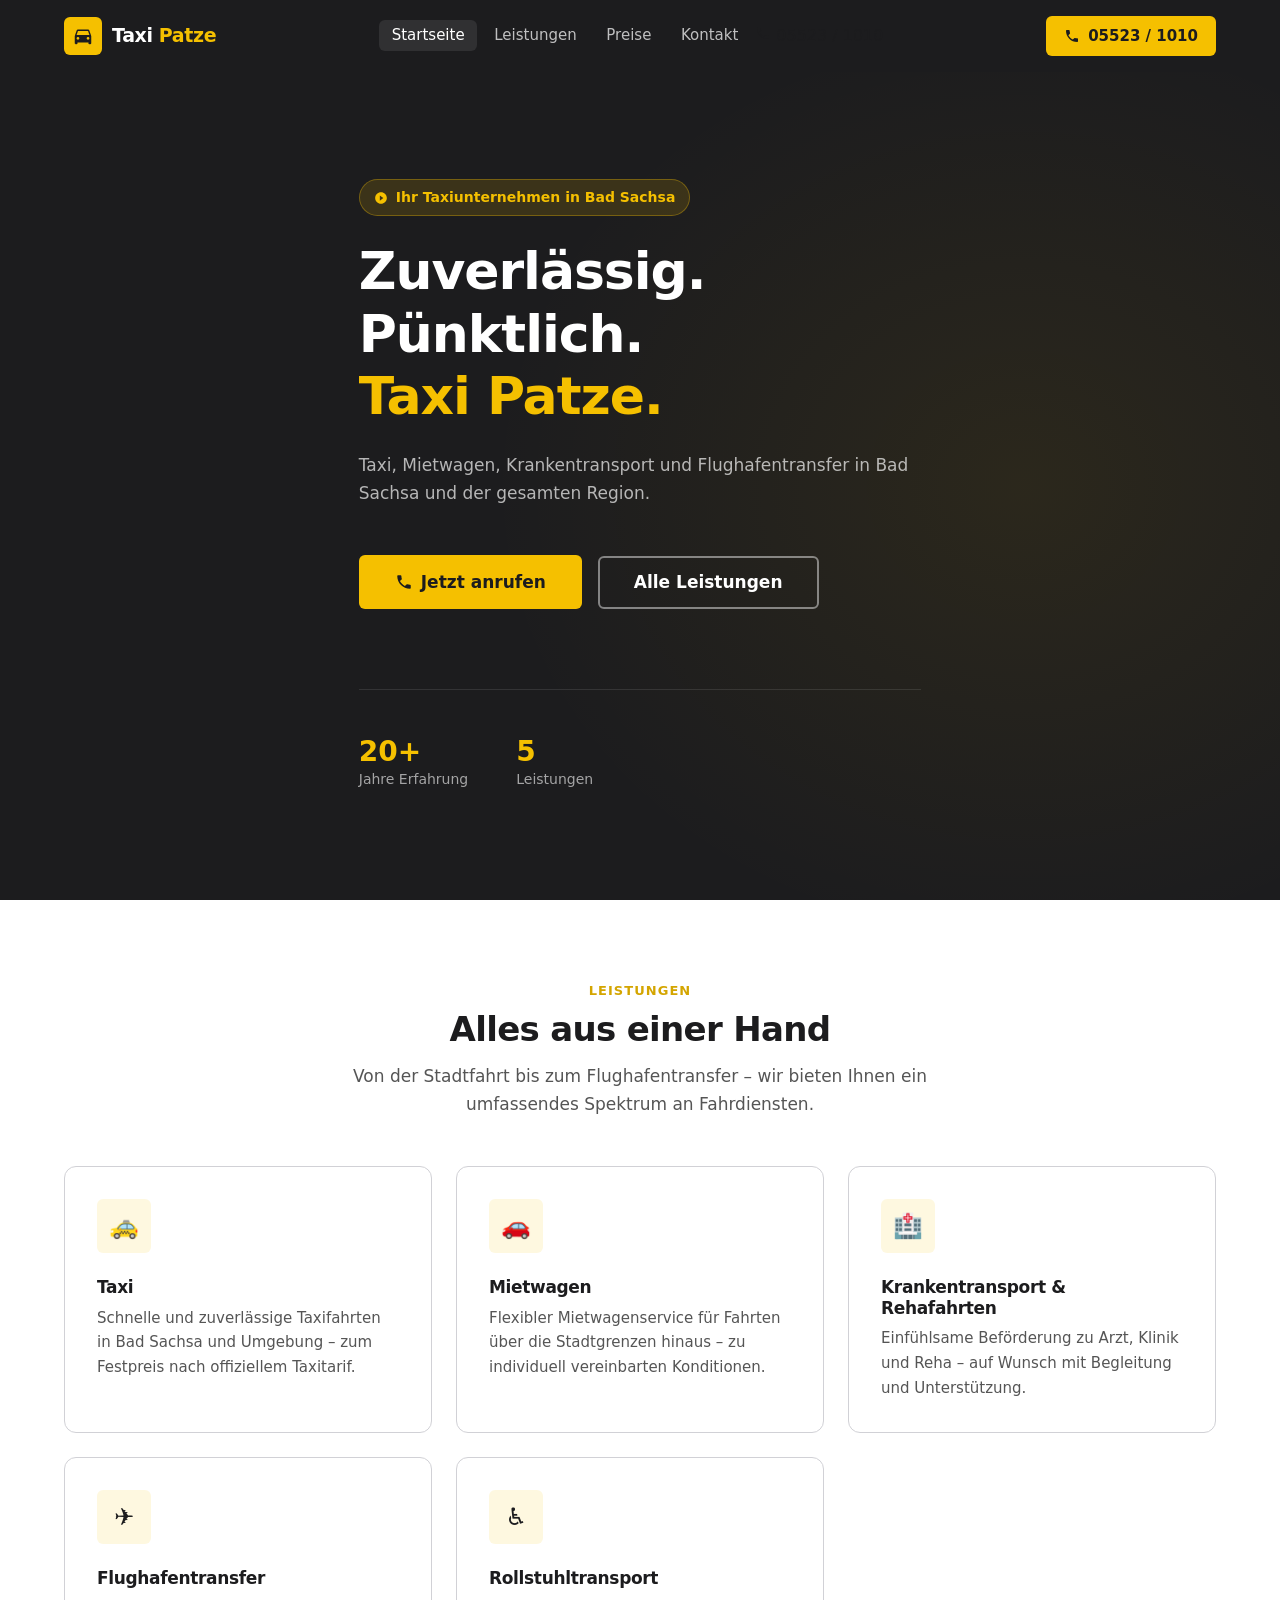
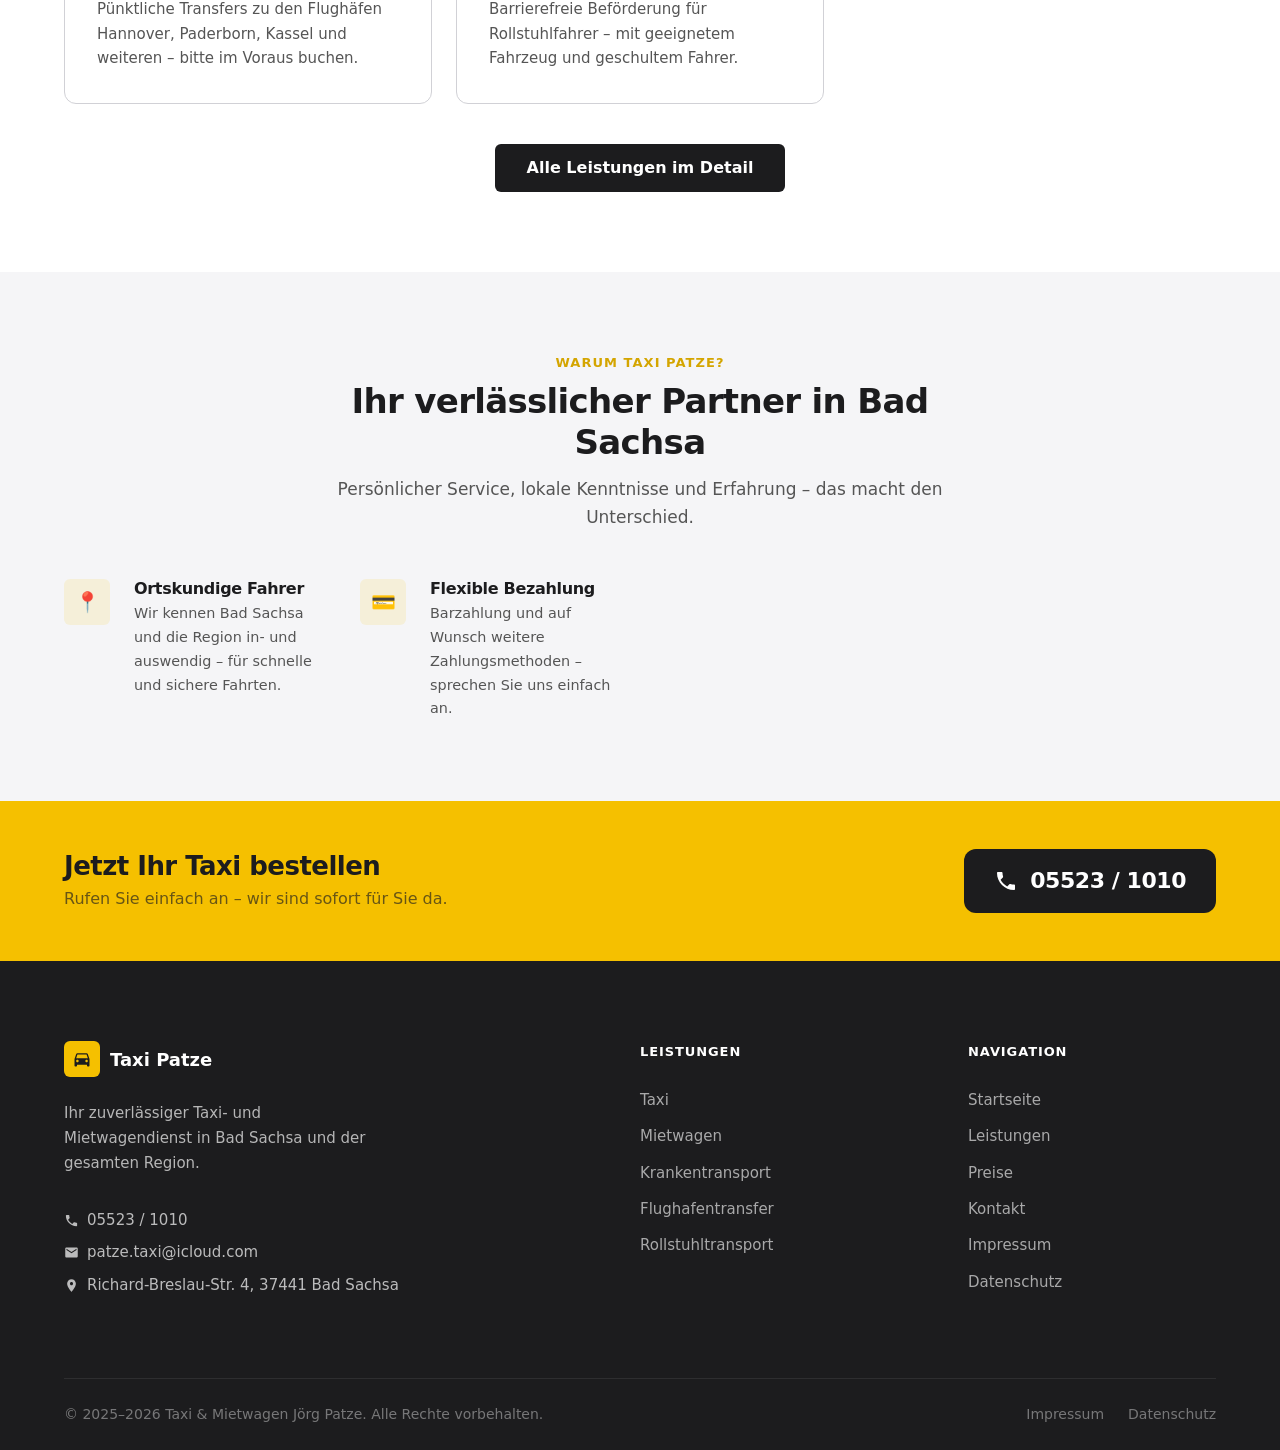
<file: index.html>
<!DOCTYPE html>
<html lang="de">
<head>
  <meta charset="UTF-8">
  <meta name="viewport" content="width=device-width, initial-scale=1.0">
  <meta name="description" content="Taxi Patze Bad Sachsa – Ihr zuverlässiger Taxi- und Mietwagendienst. Krankentransport, Flughafentransfer, Rollstuhltransport. Tel: 05523 / 1010">
  <meta name="keywords" content="Taxi Bad Sachsa, Mietwagen Bad Sachsa, Krankentransport, Flughafentransfer, Rollstuhltransport, Taxi Patze, Jörg Patze, Taxiunternehmen Südharz">
  <meta name="author" content="Jörg Patze">
  <meta name="robots" content="index, follow">
  <link rel="canonical" href="https://taxi-patze.de/">

  <!-- Open Graph / Social Media -->
  <meta property="og:type" content="website">
  <meta property="og:locale" content="de_DE">
  <meta property="og:site_name" content="Taxi Patze Bad Sachsa">
  <meta property="og:title" content="Taxi Patze Bad Sachsa – Taxi, Mietwagen, Krankentransport">
  <meta property="og:description" content="Ihr zuverlässiger Taxi- und Mietwagendienst in Bad Sachsa. Krankenfahrten für alle Kassen, Flughafentransfer, Rollstuhltransport. Tel: 05523 / 1010">
  <meta property="og:url" content="https://taxi-patze.de/">
  <meta name="twitter:card" content="summary">

  <title>Taxi Patze Bad Sachsa – Taxiunternehmen Jörg Patze</title>
  <link rel="stylesheet" href="css/style.css">

  <!-- Strukturierte Daten für Google (LocalBusiness / TaxiService) -->
  <script type="application/ld+json">
  {
    "@context": "https://schema.org",
    "@type": "TaxiService",
    "name": "Taxi & Mietwagen Jörg Patze",
    "image": "https://taxi-patze.de/",
    "url": "https://taxi-patze.de/",
    "telephone": "+49-5523-1010",
    "email": "patze.taxi@icloud.com",
    "priceRange": "€€",
    "address": {
      "@type": "PostalAddress",
      "streetAddress": "Richard-Breslau-Str. 4",
      "addressLocality": "Bad Sachsa",
      "postalCode": "37441",
      "addressRegion": "Niedersachsen",
      "addressCountry": "DE"
    },
    "areaServed": [
      { "@type": "City", "name": "Bad Sachsa" },
      { "@type": "City", "name": "Walkenried" },
      { "@type": "City", "name": "Bad Lauterberg" },
      { "@type": "City", "name": "Herzberg am Harz" },
      { "@type": "City", "name": "Osterode am Harz" }
    ],
    "openingHoursSpecification": {
      "@type": "OpeningHoursSpecification",
      "dayOfWeek": ["Monday","Tuesday","Wednesday","Thursday","Friday","Saturday","Sunday"],
      "opens": "00:00",
      "closes": "23:59"
    },
    "founder": { "@type": "Person", "name": "Jörg Patze" },
    "makesOffer": [
      { "@type": "Offer", "itemOffered": { "@type": "Service", "name": "Taxifahrt" } },
      { "@type": "Offer", "itemOffered": { "@type": "Service", "name": "Mietwagen" } },
      { "@type": "Offer", "itemOffered": { "@type": "Service", "name": "Krankenfahrt / Rehafahrt" } },
      { "@type": "Offer", "itemOffered": { "@type": "Service", "name": "Flughafentransfer" } },
      { "@type": "Offer", "itemOffered": { "@type": "Service", "name": "Rollstuhltransport" } }
    ]
  }
  </script>
</head>
<body>

  <a class="skip-link" href="#main-content">Zum Hauptinhalt springen</a>

  <!-- Navigation -->
  <header>
    <nav class="nav" aria-label="Hauptnavigation">
      <div class="container nav__container">

        <a href="index.html" class="nav__logo" aria-label="Taxi Patze – zur Startseite">
          <span class="nav__logo-icon" aria-hidden="true">
            <svg width="22" height="22" viewBox="0 0 24 24" fill="#1C1C1E" aria-hidden="true">
              <path d="M18.92 6.01C18.72 5.42 18.16 5 17.5 5h-11c-.66 0-1.21.42-1.42 1.01L3 12v8c0 .55.45 1 1 1h1c.55 0 1-.45 1-1v-1h12v1c0 .55.45 1 1 1h1c.55 0 1-.45 1-1v-8l-2.08-5.99zM6.5 16c-.83 0-1.5-.67-1.5-1.5S5.67 13 6.5 13s1.5.67 1.5 1.5S7.33 16 6.5 16zm11 0c-.83 0-1.5-.67-1.5-1.5s.67-1.5 1.5-1.5 1.5.67 1.5 1.5-.67 1.5-1.5 1.5zM5 11l1.5-4.5h11L19 11H5z"/>
            </svg>
          </span>
          <span>Taxi <span class="nav__logo-accent">Patze</span></span>
        </a>

        <button class="nav__toggle" id="nav-toggle" aria-expanded="false" aria-controls="nav-menu" aria-label="Menü öffnen">
          <svg width="24" height="24" viewBox="0 0 24 24" fill="none" stroke="currentColor" stroke-width="2.5" stroke-linecap="round" aria-hidden="true">
            <line x1="3" y1="6"  x2="21" y2="6"/>
            <line x1="3" y1="12" x2="21" y2="12"/>
            <line x1="3" y1="18" x2="21" y2="18"/>
          </svg>
        </button>

        <ul class="nav__menu" id="nav-menu" role="list">
          <li><a class="nav__link" href="index.html">Startseite</a></li>
          <li><a class="nav__link" href="leistungen.html">Leistungen</a></li>
          <li><a class="nav__link" href="preise.html">Preise</a></li>
          <li><a class="nav__link" href="kontakt.html">Kontakt</a></li>
          <li>
            <a class="nav__menu-cta" href="tel:055231010">
              <svg width="16" height="16" viewBox="0 0 24 24" fill="currentColor" aria-hidden="true">
                <path d="M6.6 10.8c1.4 2.8 3.8 5.1 6.6 6.6l2.2-2.2c.27-.27.67-.36 1.02-.24 1.12.37 2.32.57 3.58.57.55 0 1 .45 1 1V20c0 .55-.45 1-1 1-9.39 0-17-7.61-17-17 0-.55.45-1 1-1h3.5c.55 0 1 .45 1 1 0 1.25.2 2.45.57 3.57.11.35.03.74-.25 1.01L6.6 10.8z"/>
              </svg>
              05523 / 1010
            </a>
          </li>
        </ul>

        <a href="tel:055231010" class="nav__cta" aria-label="Jetzt anrufen: 05523 / 1010">
          <svg width="16" height="16" viewBox="0 0 24 24" fill="currentColor" aria-hidden="true">
            <path d="M6.6 10.8c1.4 2.8 3.8 5.1 6.6 6.6l2.2-2.2c.27-.27.67-.36 1.02-.24 1.12.37 2.32.57 3.58.57.55 0 1 .45 1 1V20c0 .55-.45 1-1 1-9.39 0-17-7.61-17-17 0-.55.45-1 1-1h3.5c.55 0 1 .45 1 1 0 1.25.2 2.45.57 3.57.11.35.03.74-.25 1.01L6.6 10.8z"/>
          </svg>
          05523 / 1010
        </a>

      </div>
    </nav>
  </header>

  <main id="main-content">

    <!-- Hero -->
    <section class="hero" aria-labelledby="hero-heading">
      <div class="container">
        <div class="hero__inner">

          <span class="hero__badge" aria-label="Betrieb seit über 30 Jahren">
            <svg width="14" height="14" viewBox="0 0 24 24" fill="currentColor" aria-hidden="true">
              <path d="M12 2C6.48 2 2 6.48 2 12s4.48 10 10 10 10-4.48 10-10S17.52 2 12 2zm-2 14.5v-9l6 4.5-6 4.5z"/>
            </svg>
            Ihr Taxiunternehmen in Bad Sachsa
          </span>

          <h1 id="hero-heading" class="hero__title">
            Zuverlässig.<br>
            Pünktlich.<br>
            <span class="hero__title-accent">Taxi Patze.</span>
          </h1>

          <p class="hero__subtitle">
            Taxi, Mietwagen, Krankentransport und Flughafentransfer in Bad Sachsa und der gesamten Region.
          </p>

          <div class="hero__actions">
            <a href="tel:055231010" class="btn btn--primary btn--lg">
              <svg width="18" height="18" viewBox="0 0 24 24" fill="currentColor" aria-hidden="true">
                <path d="M6.6 10.8c1.4 2.8 3.8 5.1 6.6 6.6l2.2-2.2c.27-.27.67-.36 1.02-.24 1.12.37 2.32.57 3.58.57.55 0 1 .45 1 1V20c0 .55-.45 1-1 1-9.39 0-17-7.61-17-17 0-.55.45-1 1-1h3.5c.55 0 1 .45 1 1 0 1.25.2 2.45.57 3.57.11.35.03.74-.25 1.01L6.6 10.8z"/>
              </svg>
              Jetzt anrufen
            </a>
            <a href="leistungen.html" class="btn btn--outline-white btn--lg">Alle Leistungen</a>
          </div>

          <div class="hero__stats" aria-label="Fakten auf einen Blick">
            <div>
              <span class="hero__stat-value">20+</span>
              <span class="hero__stat-label">Jahre Erfahrung</span>
            </div>
            <div>
              <span class="hero__stat-value">5</span>
              <span class="hero__stat-label">Leistungen</span>
            </div>
          </div>

        </div>
      </div>
    </section>

    <!-- Leistungen Übersicht -->
    <section class="section" aria-labelledby="services-heading">
      <div class="container">
        <div class="section-header">
          <span class="label">Leistungen</span>
          <h2 id="services-heading">Alles aus einer Hand</h2>
          <p class="lead">Von der Stadtfahrt bis zum Flughafentransfer – wir bieten Ihnen ein umfassendes Spektrum an Fahrdiensten.</p>
        </div>

        <ul class="services-grid" role="list">

          <li class="service-card">
            <div class="service-card__icon" aria-hidden="true">🚕</div>
            <h3 class="service-card__title">Taxi</h3>
            <p class="service-card__text">Schnelle und zuverlässige Taxifahrten in Bad Sachsa und Umgebung – zum Festpreis nach offiziellem Taxitarif.</p>
          </li>

          <li class="service-card">
            <div class="service-card__icon" aria-hidden="true">🚗</div>
            <h3 class="service-card__title">Mietwagen</h3>
            <p class="service-card__text">Flexibler Mietwagenservice für Fahrten über die Stadtgrenzen hinaus – zu individuell vereinbarten Konditionen.</p>
          </li>

<li class="service-card">
            <div class="service-card__icon" aria-hidden="true">🏥</div>
            <h3 class="service-card__title">Krankentransport &amp; Rehafahrten</h3>
            <p class="service-card__text">Einfühlsame Beförderung zu Arzt, Klinik und Reha – auf Wunsch mit Begleitung und Unterstützung.</p>
          </li>

          <li class="service-card">
            <div class="service-card__icon" aria-hidden="true">✈️</div>
            <h3 class="service-card__title">Flughafentransfer</h3>
            <p class="service-card__text">Pünktliche Transfers zu den Flughäfen Hannover, Paderborn, Kassel und weiteren – bitte im Voraus buchen.</p>
          </li>

          <li class="service-card">
            <div class="service-card__icon" aria-hidden="true">♿</div>
            <h3 class="service-card__title">Rollstuhltransport</h3>
            <p class="service-card__text">Barrierefreie Beförderung für Rollstuhlfahrer – mit geeignetem Fahrzeug und geschultem Fahrer.</p>
          </li>

        </ul>

        <div style="text-align:center; margin-top: 2.5rem;">
          <a href="leistungen.html" class="btn btn--dark">Alle Leistungen im Detail</a>
        </div>
      </div>
    </section>

    <!-- Warum Taxi Patze -->
    <section class="section section--light" aria-labelledby="features-heading">
      <div class="container">
        <div class="section-header">
          <span class="label">Warum Taxi Patze?</span>
          <h2 id="features-heading">Ihr verlässlicher Partner in Bad Sachsa</h2>
          <p class="lead">Persönlicher Service, lokale Kenntnisse und Erfahrung – das macht den Unterschied.</p>
        </div>

        <ul class="features-grid" role="list">
          <li class="feature">
            <div class="feature__icon" aria-hidden="true">📍</div>
            <div>
              <h3 class="feature__title">Ortskundige Fahrer</h3>
              <p class="feature__text">Wir kennen Bad Sachsa und die Region in- und auswendig – für schnelle und sichere Fahrten.</p>
            </div>
          </li>
          <li class="feature">
            <div class="feature__icon" aria-hidden="true">💳</div>
            <div>
              <h3 class="feature__title">Flexible Bezahlung</h3>
              <p class="feature__text">Barzahlung und auf Wunsch weitere Zahlungsmethoden – sprechen Sie uns einfach an.</p>
            </div>
          </li>
        </ul>
      </div>
    </section>

    <!-- CTA Streifen -->
    <div class="cta-strip">
      <div class="container">
        <div class="cta-strip__inner">
          <div>
            <h2 class="cta-strip__title">Jetzt Ihr Taxi bestellen</h2>
            <p class="cta-strip__subtitle">Rufen Sie einfach an – wir sind sofort für Sie da.</p>
          </div>
          <a href="tel:055231010" class="cta-strip__phone" aria-label="Anrufen: 05523 / 1010">
            <svg width="24" height="24" viewBox="0 0 24 24" fill="currentColor" aria-hidden="true">
              <path d="M6.6 10.8c1.4 2.8 3.8 5.1 6.6 6.6l2.2-2.2c.27-.27.67-.36 1.02-.24 1.12.37 2.32.57 3.58.57.55 0 1 .45 1 1V20c0 .55-.45 1-1 1-9.39 0-17-7.61-17-17 0-.55.45-1 1-1h3.5c.55 0 1 .45 1 1 0 1.25.2 2.45.57 3.57.11.35.03.74-.25 1.01L6.6 10.8z"/>
            </svg>
            05523 / 1010
          </a>
        </div>
      </div>
    </div>

  </main>

  <!-- Footer -->
  <footer class="footer" aria-label="Seitenfuß">
    <div class="container">
      <div class="footer__grid">

        <div class="footer__brand">
          <div class="footer__logo">
            <span class="footer__logo-icon" aria-hidden="true">
              <svg width="20" height="20" viewBox="0 0 24 24" fill="#1C1C1E" aria-hidden="true">
                <path d="M18.92 6.01C18.72 5.42 18.16 5 17.5 5h-11c-.66 0-1.21.42-1.42 1.01L3 12v8c0 .55.45 1 1 1h1c.55 0 1-.45 1-1v-1h12v1c0 .55.45 1 1 1h1c.55 0 1-.45 1-1v-8l-2.08-5.99zM6.5 16c-.83 0-1.5-.67-1.5-1.5S5.67 13 6.5 13s1.5.67 1.5 1.5S7.33 16 6.5 16zm11 0c-.83 0-1.5-.67-1.5-1.5s.67-1.5 1.5-1.5 1.5.67 1.5 1.5-.67 1.5-1.5 1.5zM5 11l1.5-4.5h11L19 11H5z"/>
              </svg>
            </span>
            Taxi Patze
          </div>
          <p class="footer__tagline">Ihr zuverlässiger Taxi- und Mietwagendienst in Bad Sachsa und der gesamten Region.</p>
          <div class="footer__contacts">
            <a href="tel:055231010" class="footer__contact-link">
              <svg width="15" height="15" viewBox="0 0 24 24" fill="currentColor" aria-hidden="true">
                <path d="M6.6 10.8c1.4 2.8 3.8 5.1 6.6 6.6l2.2-2.2c.27-.27.67-.36 1.02-.24 1.12.37 2.32.57 3.58.57.55 0 1 .45 1 1V20c0 .55-.45 1-1 1-9.39 0-17-7.61-17-17 0-.55.45-1 1-1h3.5c.55 0 1 .45 1 1 0 1.25.2 2.45.57 3.57.11.35.03.74-.25 1.01L6.6 10.8z"/>
              </svg>
              05523 / 1010
            </a>
            <a href="mailto:patze.taxi@icloud.com" class="footer__contact-link">
              <svg width="15" height="15" viewBox="0 0 24 24" fill="currentColor" aria-hidden="true">
                <path d="M20 4H4c-1.1 0-2 .9-2 2v12c0 1.1.9 2 2 2h16c1.1 0 2-.9 2-2V6c0-1.1-.9-2-2-2zm0 4l-8 5-8-5V6l8 5 8-5v2z"/>
              </svg>
              patze.taxi@icloud.com
            </a>
            <a href="kontakt.html" class="footer__contact-link">
              <svg width="15" height="15" viewBox="0 0 24 24" fill="currentColor" aria-hidden="true">
                <path d="M12 2C8.13 2 5 5.13 5 9c0 5.25 7 13 7 13s7-7.75 7-13c0-3.87-3.13-7-7-7zm0 9.5c-1.38 0-2.5-1.12-2.5-2.5s1.12-2.5 2.5-2.5 2.5 1.12 2.5 2.5-1.12 2.5-2.5 2.5z"/>
              </svg>
              Richard-Breslau-Str. 4, 37441 Bad Sachsa
            </a>
          </div>
        </div>

        <div>
          <p class="footer__col-title">Leistungen</p>
          <ul class="footer__links" role="list">
            <li><a href="leistungen.html#taxi">Taxi</a></li>
            <li><a href="leistungen.html#mietwagen">Mietwagen</a></li>
            <li><a href="leistungen.html#kranken">Krankentransport</a></li>
            <li><a href="leistungen.html#flughafen">Flughafentransfer</a></li>
            <li><a href="leistungen.html#rollstuhl">Rollstuhltransport</a></li>
          </ul>
        </div>

        <div>
          <p class="footer__col-title">Navigation</p>
          <ul class="footer__links" role="list">
            <li><a href="index.html">Startseite</a></li>
            <li><a href="leistungen.html">Leistungen</a></li>
            <li><a href="preise.html">Preise</a></li>
            <li><a href="kontakt.html">Kontakt</a></li>
            <li><a href="impressum.html">Impressum</a></li>
            <li><a href="datenschutz.html">Datenschutz</a></li>
          </ul>
        </div>

      </div>

      <div class="footer__bottom">
        <p>&copy; 2025–2026 Taxi &amp; Mietwagen Jörg Patze. Alle Rechte vorbehalten.</p>
        <nav aria-label="Rechtliche Links">
          <ul class="footer__legal" role="list">
            <li><a href="impressum.html">Impressum</a></li>
            <li><a href="datenschutz.html">Datenschutz</a></li>
          </ul>
        </nav>
      </div>
    </div>
  </footer>

  <script src="js/main.js"></script>
</body>
</html>
</file>
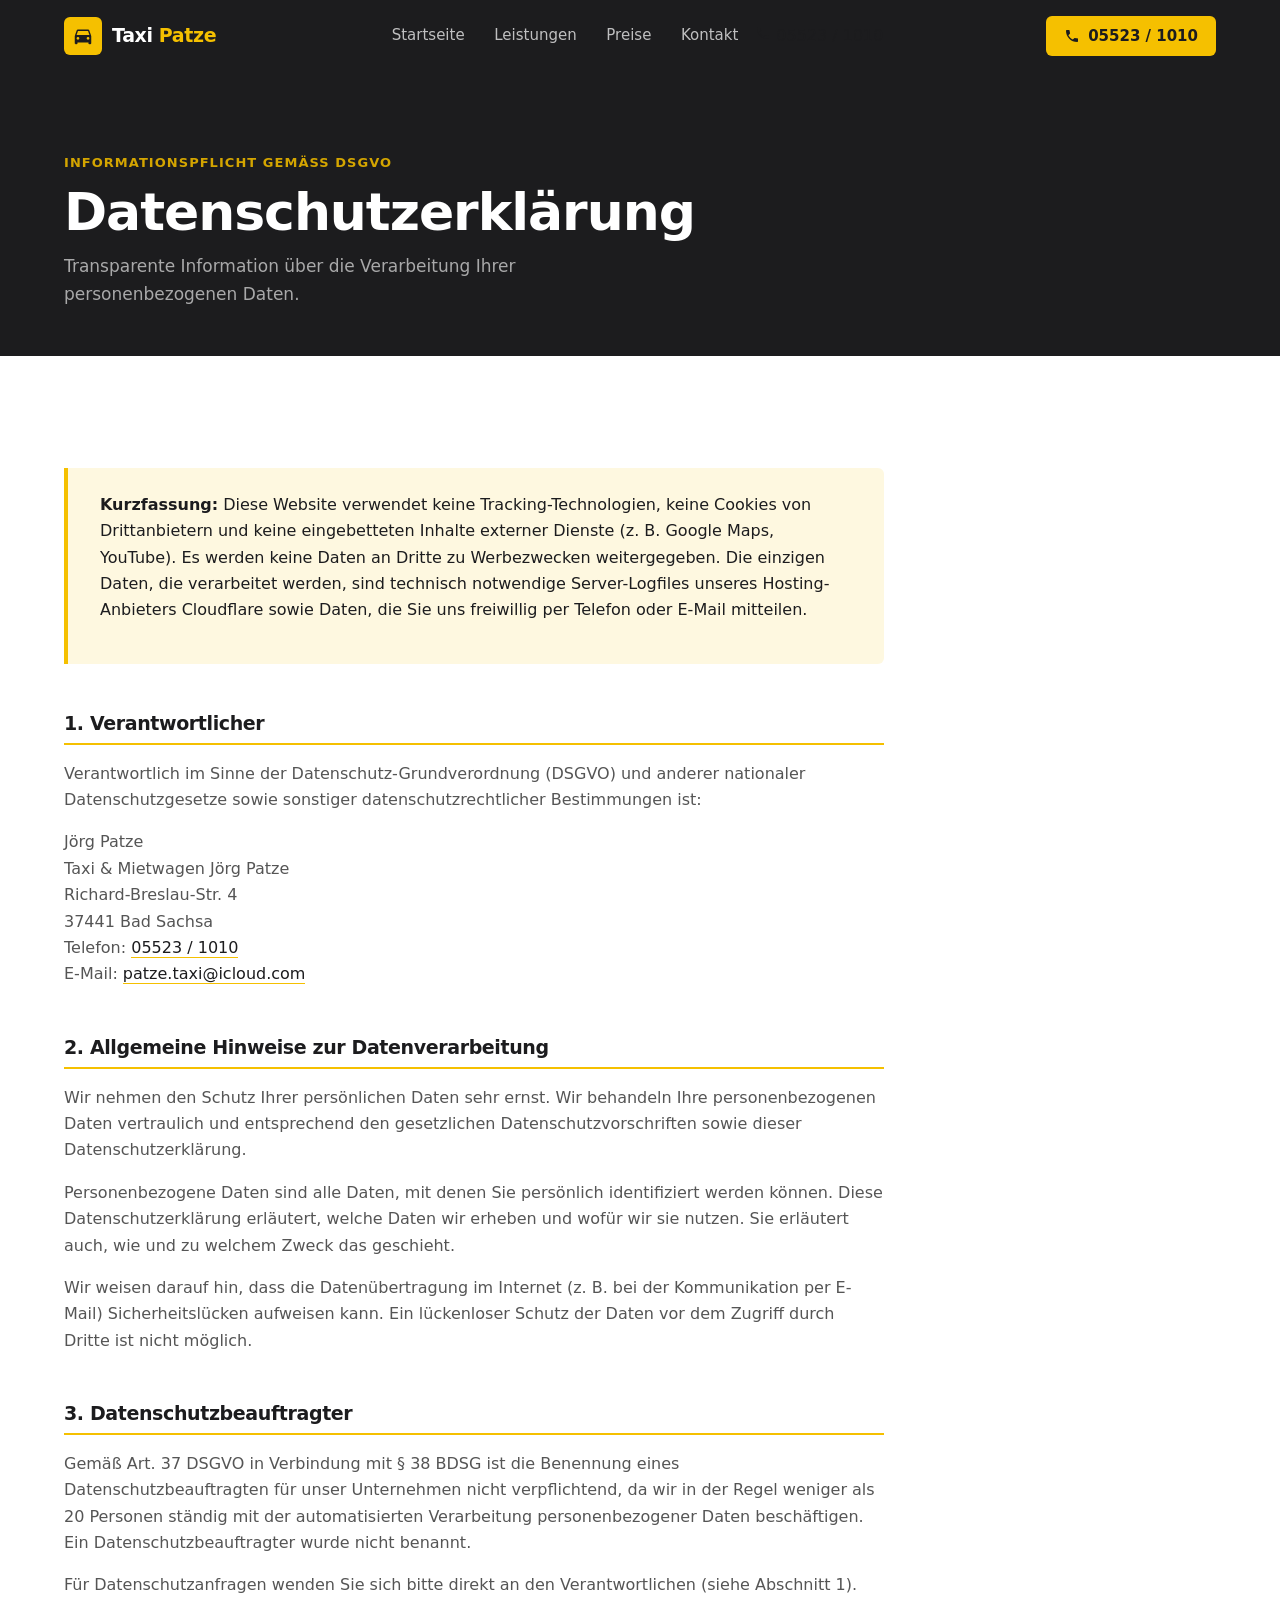
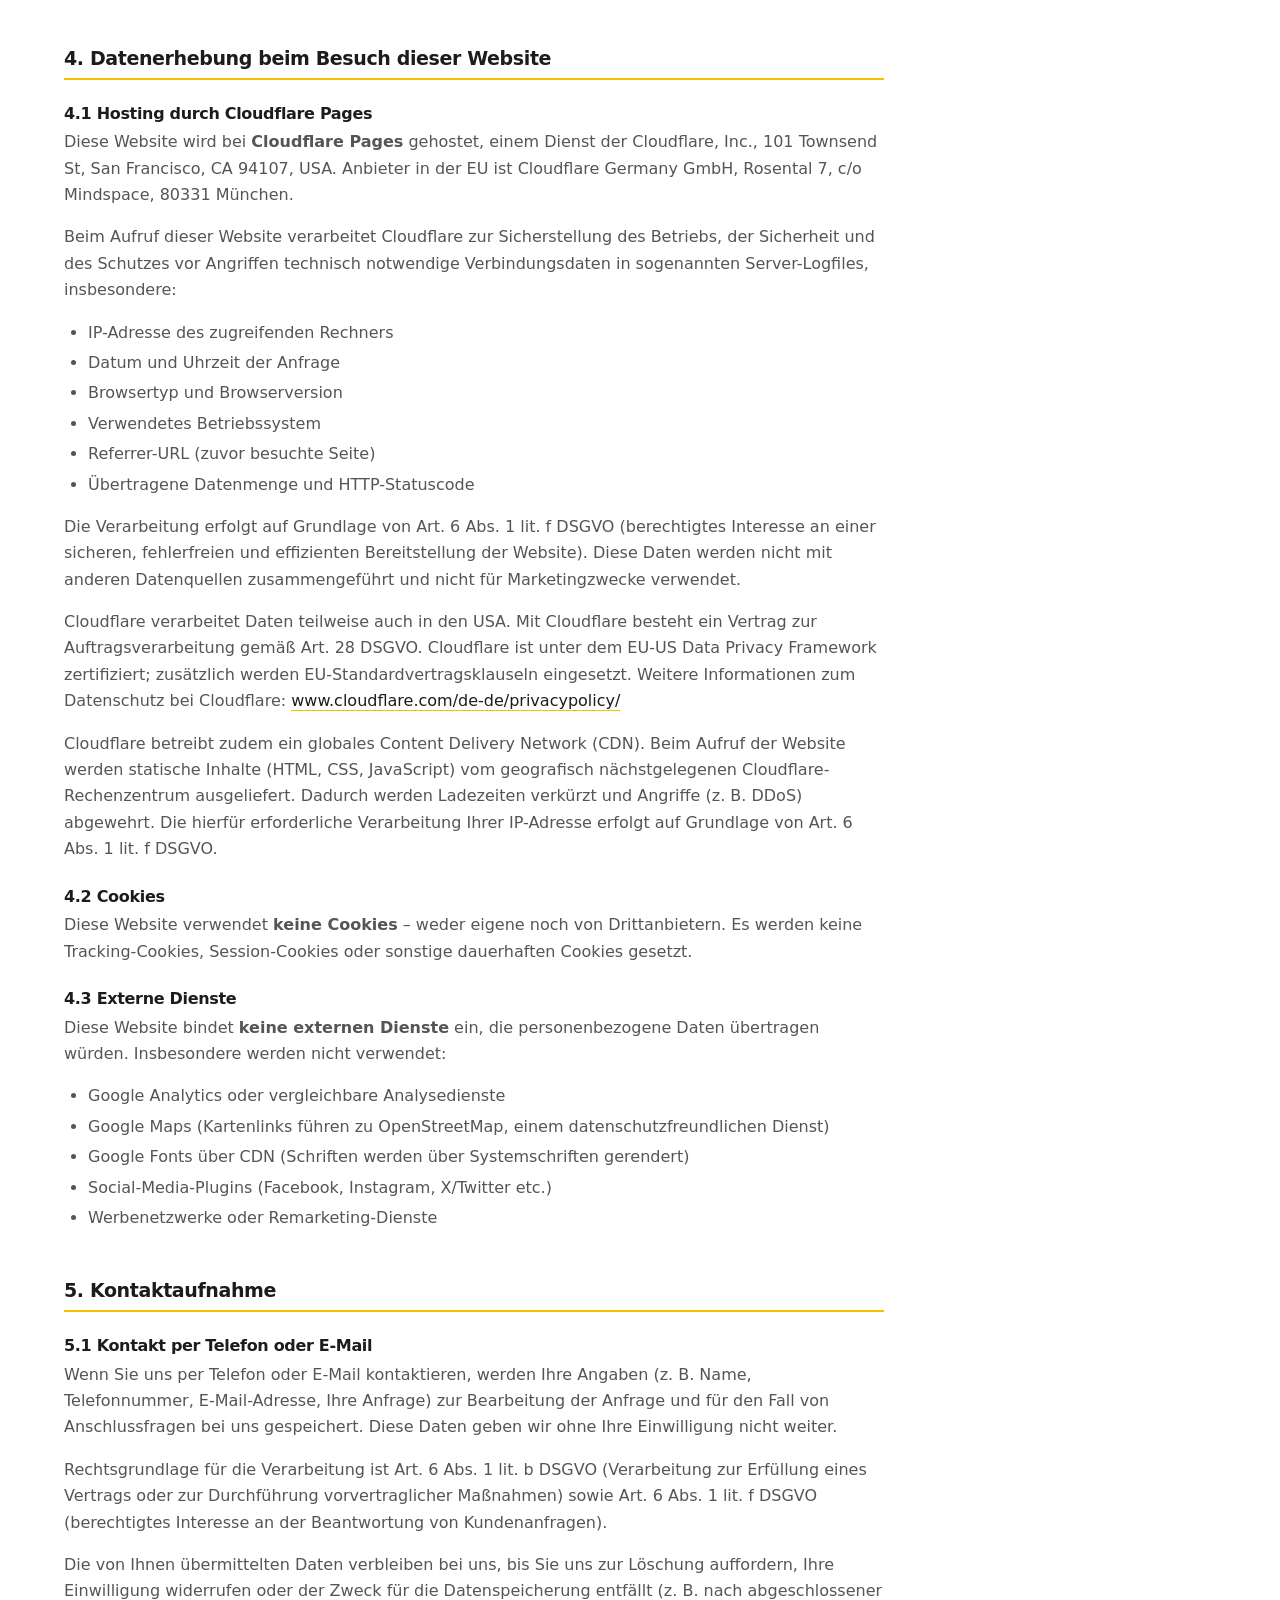
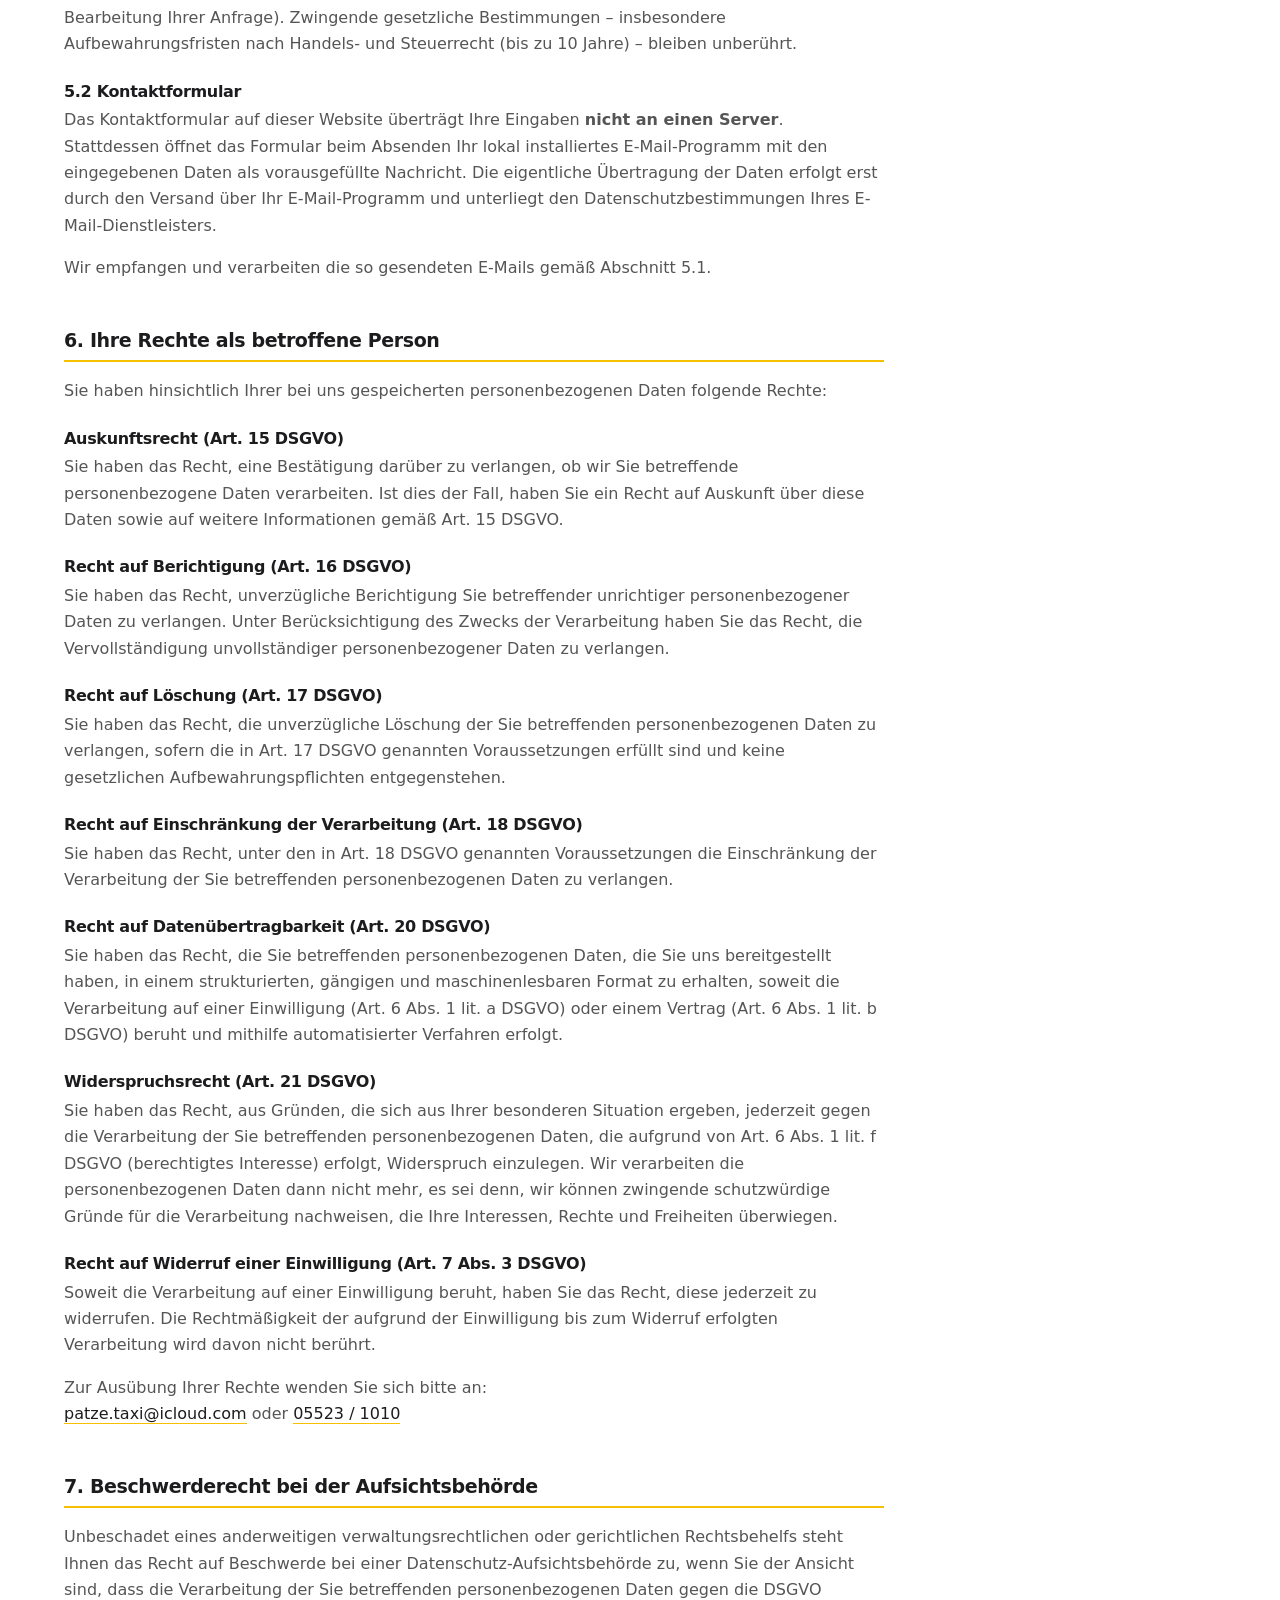
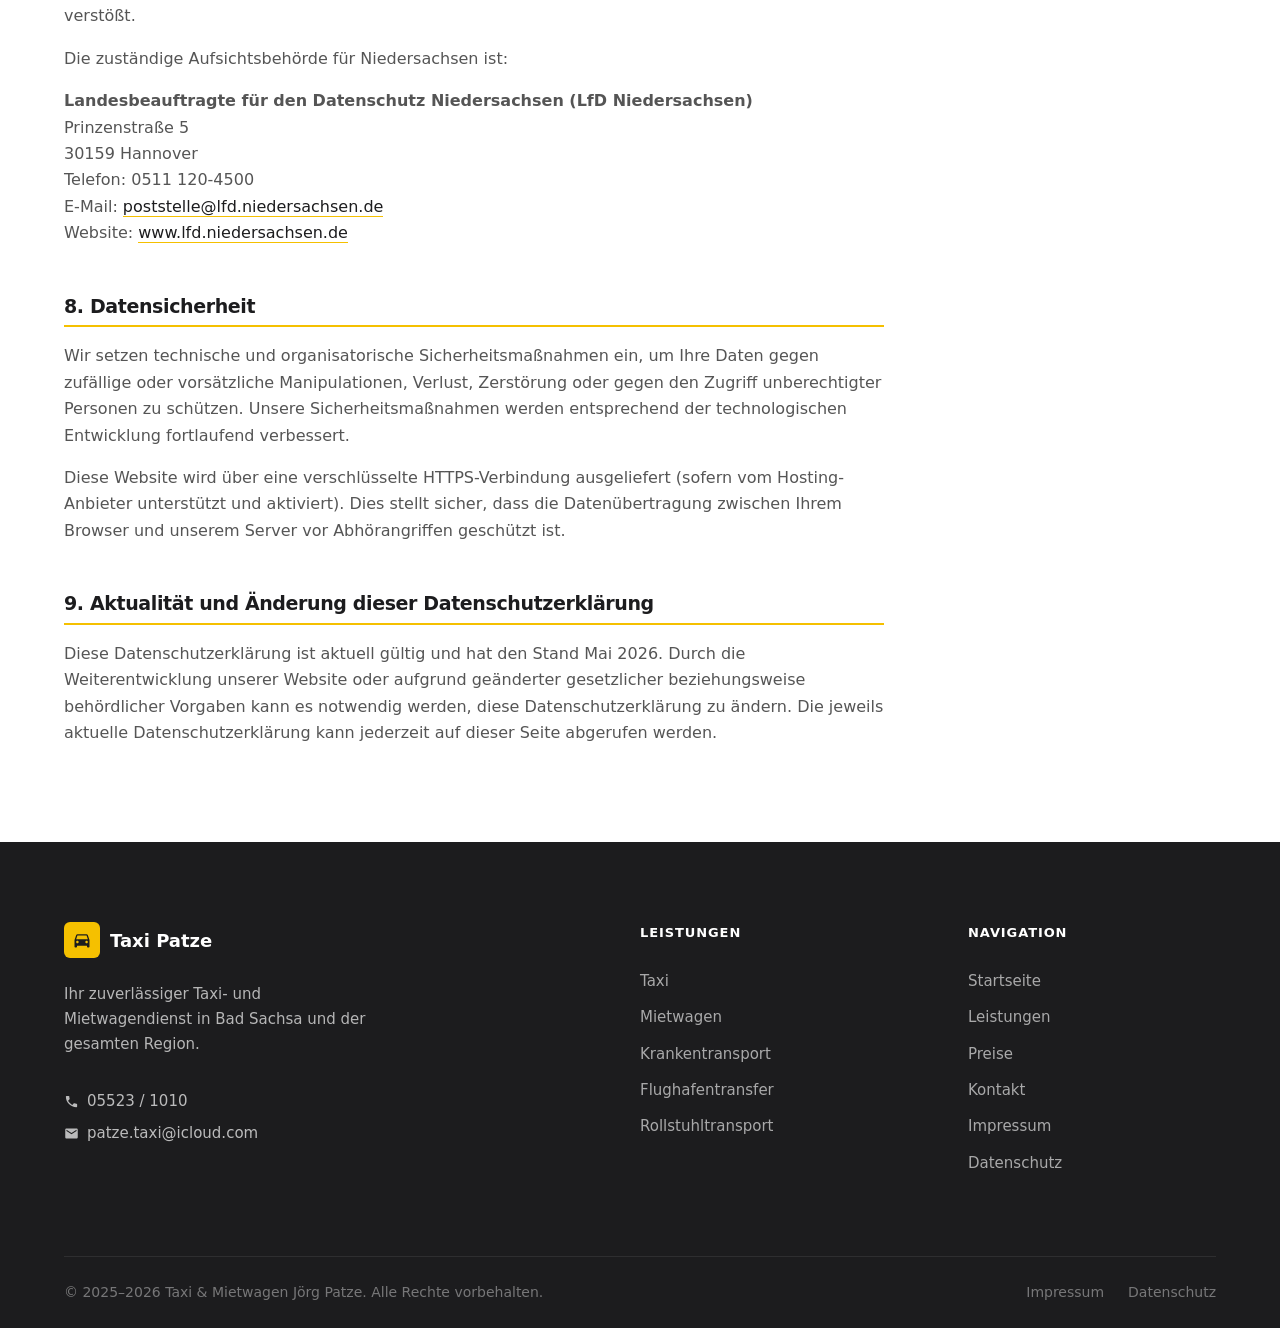
<file: datenschutz.html>
<!DOCTYPE html>
<html lang="de">
<head>
  <meta charset="UTF-8">
  <meta name="viewport" content="width=device-width, initial-scale=1.0">
  <meta name="description" content="Datenschutzerklärung von Taxi & Mietwagen Jörg Patze – Informationen gemäß DSGVO zur Verarbeitung personenbezogener Daten.">
  <meta name="robots" content="noindex, follow">
  <link rel="canonical" href="https://taxi-patze.de/datenschutz.html">
  <title>Datenschutzerklärung – Taxi Patze Bad Sachsa</title>
  <link rel="stylesheet" href="css/style.css">
</head>
<body>

  <a class="skip-link" href="#main-content">Zum Hauptinhalt springen</a>

  <header>
    <nav class="nav" aria-label="Hauptnavigation">
      <div class="container nav__container">
        <a href="index.html" class="nav__logo" aria-label="Taxi Patze – zur Startseite">
          <span class="nav__logo-icon" aria-hidden="true">
            <svg width="22" height="22" viewBox="0 0 24 24" fill="#1C1C1E" aria-hidden="true">
              <path d="M18.92 6.01C18.72 5.42 18.16 5 17.5 5h-11c-.66 0-1.21.42-1.42 1.01L3 12v8c0 .55.45 1 1 1h1c.55 0 1-.45 1-1v-1h12v1c0 .55.45 1 1 1h1c.55 0 1-.45 1-1v-8l-2.08-5.99zM6.5 16c-.83 0-1.5-.67-1.5-1.5S5.67 13 6.5 13s1.5.67 1.5 1.5S7.33 16 6.5 16zm11 0c-.83 0-1.5-.67-1.5-1.5s.67-1.5 1.5-1.5 1.5.67 1.5 1.5-.67 1.5-1.5 1.5zM5 11l1.5-4.5h11L19 11H5z"/>
            </svg>
          </span>
          <span>Taxi <span class="nav__logo-accent">Patze</span></span>
        </a>
        <button class="nav__toggle" id="nav-toggle" aria-expanded="false" aria-controls="nav-menu" aria-label="Menü öffnen">
          <svg width="24" height="24" viewBox="0 0 24 24" fill="none" stroke="currentColor" stroke-width="2.5" stroke-linecap="round" aria-hidden="true">
            <line x1="3" y1="6"  x2="21" y2="6"/>
            <line x1="3" y1="12" x2="21" y2="12"/>
            <line x1="3" y1="18" x2="21" y2="18"/>
          </svg>
        </button>
        <ul class="nav__menu" id="nav-menu" role="list">
          <li><a class="nav__link" href="index.html">Startseite</a></li>
          <li><a class="nav__link" href="leistungen.html">Leistungen</a></li>
          <li><a class="nav__link" href="preise.html">Preise</a></li>
          <li><a class="nav__link" href="kontakt.html">Kontakt</a></li>
          <li><a class="nav__menu-cta" href="tel:055231010">
            <svg width="16" height="16" viewBox="0 0 24 24" fill="currentColor" aria-hidden="true"><path d="M6.6 10.8c1.4 2.8 3.8 5.1 6.6 6.6l2.2-2.2c.27-.27.67-.36 1.02-.24 1.12.37 2.32.57 3.58.57.55 0 1 .45 1 1V20c0 .55-.45 1-1 1-9.39 0-17-7.61-17-17 0-.55.45-1 1-1h3.5c.55 0 1 .45 1 1 0 1.25.2 2.45.57 3.57.11.35.03.74-.25 1.01L6.6 10.8z"/></svg>
            05523 / 1010
          </a></li>
        </ul>
        <a href="tel:055231010" class="nav__cta" aria-label="Jetzt anrufen: 05523 / 1010">
          <svg width="16" height="16" viewBox="0 0 24 24" fill="currentColor" aria-hidden="true"><path d="M6.6 10.8c1.4 2.8 3.8 5.1 6.6 6.6l2.2-2.2c.27-.27.67-.36 1.02-.24 1.12.37 2.32.57 3.58.57.55 0 1 .45 1 1V20c0 .55-.45 1-1 1-9.39 0-17-7.61-17-17 0-.55.45-1 1-1h3.5c.55 0 1 .45 1 1 0 1.25.2 2.45.57 3.57.11.35.03.74-.25 1.01L6.6 10.8z"/></svg>
          05523 / 1010
        </a>
      </div>
    </nav>
  </header>

  <main id="main-content">

    <div class="page-hero" aria-labelledby="page-title">
      <div class="container">
        <span class="label">Informationspflicht gemäß DSGVO</span>
        <h1 id="page-title" class="page-hero__title">Datenschutzerklärung</h1>
        <p class="page-hero__subtitle">Transparente Information über die Verarbeitung Ihrer personenbezogenen Daten.</p>
      </div>
    </div>

    <section class="section" aria-label="Datenschutzinhalt">
      <div class="container">
        <div class="legal-content">

          <div class="highlight-box">
            <p><strong>Kurzfassung:</strong> Diese Website verwendet keine Tracking-Technologien, keine Cookies von Drittanbietern und keine eingebetteten Inhalte externer Dienste (z. B. Google Maps, YouTube). Es werden keine Daten an Dritte zu Werbezwecken weitergegeben. Die einzigen Daten, die verarbeitet werden, sind technisch notwendige Server-Logfiles unseres Hosting-Anbieters Cloudflare sowie Daten, die Sie uns freiwillig per Telefon oder E-Mail mitteilen.</p>
          </div>

          <!-- 1. Verantwortlicher -->
          <h2>1. Verantwortlicher</h2>
          <p>
            Verantwortlich im Sinne der Datenschutz-Grundverordnung (DSGVO) und anderer nationaler Datenschutzgesetze sowie sonstiger datenschutzrechtlicher Bestimmungen ist:
          </p>
          <p>
            Jörg Patze<br>
            Taxi &amp; Mietwagen Jörg Patze<br>
            Richard-Breslau-Str. 4<br>
            37441 Bad Sachsa<br>
            Telefon: <a href="tel:055231010">05523 / 1010</a><br>
            E-Mail: <a href="mailto:patze.taxi@icloud.com">patze.taxi@icloud.com</a>
          </p>

          <!-- 2. Allgemeines -->
          <h2>2. Allgemeine Hinweise zur Datenverarbeitung</h2>
          <p>
            Wir nehmen den Schutz Ihrer persönlichen Daten sehr ernst. Wir behandeln Ihre personenbezogenen Daten vertraulich und entsprechend den gesetzlichen Datenschutzvorschriften sowie dieser Datenschutzerklärung.
          </p>
          <p>
            Personenbezogene Daten sind alle Daten, mit denen Sie persönlich identifiziert werden können. Diese Datenschutzerklärung erläutert, welche Daten wir erheben und wofür wir sie nutzen. Sie erläutert auch, wie und zu welchem Zweck das geschieht.
          </p>
          <p>
            Wir weisen darauf hin, dass die Datenübertragung im Internet (z. B. bei der Kommunikation per E-Mail) Sicherheitslücken aufweisen kann. Ein lückenloser Schutz der Daten vor dem Zugriff durch Dritte ist nicht möglich.
          </p>

          <!-- 3. Datenschutzbeauftragter -->
          <h2>3. Datenschutzbeauftragter</h2>
          <p>
            Gemäß Art. 37 DSGVO in Verbindung mit § 38 BDSG ist die Benennung eines Datenschutzbeauftragten für unser Unternehmen nicht verpflichtend, da wir in der Regel weniger als 20 Personen ständig mit der automatisierten Verarbeitung personenbezogener Daten beschäftigen. Ein Datenschutzbeauftragter wurde nicht benannt.
          </p>
          <p>
            Für Datenschutzanfragen wenden Sie sich bitte direkt an den Verantwortlichen (siehe Abschnitt 1).
          </p>

          <!-- 4. Datenerhebung beim Websitebesuch -->
          <h2>4. Datenerhebung beim Besuch dieser Website</h2>

          <h3>4.1 Hosting durch Cloudflare Pages</h3>
          <p>
            Diese Website wird bei <strong>Cloudflare Pages</strong> gehostet, einem Dienst der Cloudflare, Inc., 101 Townsend St, San Francisco, CA 94107, USA. Anbieter in der EU ist Cloudflare Germany GmbH, Rosental 7, c/o Mindspace, 80331 München.
          </p>
          <p>
            Beim Aufruf dieser Website verarbeitet Cloudflare zur Sicherstellung des Betriebs, der Sicherheit und des Schutzes vor Angriffen technisch notwendige Verbindungsdaten in sogenannten Server-Logfiles, insbesondere:
          </p>
          <ul>
            <li>IP-Adresse des zugreifenden Rechners</li>
            <li>Datum und Uhrzeit der Anfrage</li>
            <li>Browsertyp und Browserversion</li>
            <li>Verwendetes Betriebssystem</li>
            <li>Referrer-URL (zuvor besuchte Seite)</li>
            <li>Übertragene Datenmenge und HTTP-Statuscode</li>
          </ul>
          <p>
            Die Verarbeitung erfolgt auf Grundlage von Art. 6 Abs. 1 lit. f DSGVO (berechtigtes Interesse an einer sicheren, fehlerfreien und effizienten Bereitstellung der Website). Diese Daten werden nicht mit anderen Datenquellen zusammengeführt und nicht für Marketingzwecke verwendet.
          </p>
          <p>
            Cloudflare verarbeitet Daten teilweise auch in den USA. Mit Cloudflare besteht ein Vertrag zur Auftragsverarbeitung gemäß Art. 28 DSGVO. Cloudflare ist unter dem EU-US Data Privacy Framework zertifiziert; zusätzlich werden EU-Standardvertragsklauseln eingesetzt. Weitere Informationen zum Datenschutz bei Cloudflare: <a href="https://www.cloudflare.com/de-de/privacypolicy/" target="_blank" rel="noopener noreferrer">www.cloudflare.com/de-de/privacypolicy/</a>
          </p>
          <p>
            Cloudflare betreibt zudem ein globales Content Delivery Network (CDN). Beim Aufruf der Website werden statische Inhalte (HTML, CSS, JavaScript) vom geografisch nächstgelegenen Cloudflare-Rechenzentrum ausgeliefert. Dadurch werden Ladezeiten verkürzt und Angriffe (z. B. DDoS) abgewehrt. Die hierfür erforderliche Verarbeitung Ihrer IP-Adresse erfolgt auf Grundlage von Art. 6 Abs. 1 lit. f DSGVO.
          </p>

          <h3>4.2 Cookies</h3>
          <p>
            Diese Website verwendet <strong>keine Cookies</strong> – weder eigene noch von Drittanbietern. Es werden keine Tracking-Cookies, Session-Cookies oder sonstige dauerhaften Cookies gesetzt.
          </p>

          <h3>4.3 Externe Dienste</h3>
          <p>
            Diese Website bindet <strong>keine externen Dienste</strong> ein, die personenbezogene Daten übertragen würden. Insbesondere werden nicht verwendet:
          </p>
          <ul>
            <li>Google Analytics oder vergleichbare Analysedienste</li>
            <li>Google Maps (Kartenlinks führen zu OpenStreetMap, einem datenschutzfreundlichen Dienst)</li>
            <li>Google Fonts über CDN (Schriften werden über Systemschriften gerendert)</li>
            <li>Social-Media-Plugins (Facebook, Instagram, X/Twitter etc.)</li>
            <li>Werbenetzwerke oder Remarketing-Dienste</li>
          </ul>

          <!-- 5. Kontaktaufnahme -->
          <h2>5. Kontaktaufnahme</h2>

          <h3>5.1 Kontakt per Telefon oder E-Mail</h3>
          <p>
            Wenn Sie uns per Telefon oder E-Mail kontaktieren, werden Ihre Angaben (z. B. Name, Telefonnummer, E-Mail-Adresse, Ihre Anfrage) zur Bearbeitung der Anfrage und für den Fall von Anschlussfragen bei uns gespeichert. Diese Daten geben wir ohne Ihre Einwilligung nicht weiter.
          </p>
          <p>
            Rechtsgrundlage für die Verarbeitung ist Art. 6 Abs. 1 lit. b DSGVO (Verarbeitung zur Erfüllung eines Vertrags oder zur Durchführung vorvertraglicher Maßnahmen) sowie Art. 6 Abs. 1 lit. f DSGVO (berechtigtes Interesse an der Beantwortung von Kundenanfragen).
          </p>
          <p>
            Die von Ihnen übermittelten Daten verbleiben bei uns, bis Sie uns zur Löschung auffordern, Ihre Einwilligung widerrufen oder der Zweck für die Datenspeicherung entfällt (z. B. nach abgeschlossener Bearbeitung Ihrer Anfrage). Zwingende gesetzliche Bestimmungen – insbesondere Aufbewahrungsfristen nach Handels- und Steuerrecht (bis zu 10 Jahre) – bleiben unberührt.
          </p>

          <h3>5.2 Kontaktformular</h3>
          <p>
            Das Kontaktformular auf dieser Website überträgt Ihre Eingaben <strong>nicht an einen Server</strong>. Stattdessen öffnet das Formular beim Absenden Ihr lokal installiertes E-Mail-Programm mit den eingegebenen Daten als vorausgefüllte Nachricht. Die eigentliche Übertragung der Daten erfolgt erst durch den Versand über Ihr E-Mail-Programm und unterliegt den Datenschutzbestimmungen Ihres E-Mail-Dienstleisters.
          </p>
          <p>
            Wir empfangen und verarbeiten die so gesendeten E-Mails gemäß Abschnitt 5.1.
          </p>

          <!-- 6. Betroffenenrechte -->
          <h2>6. Ihre Rechte als betroffene Person</h2>
          <p>
            Sie haben hinsichtlich Ihrer bei uns gespeicherten personenbezogenen Daten folgende Rechte:
          </p>

          <h3>Auskunftsrecht (Art. 15 DSGVO)</h3>
          <p>
            Sie haben das Recht, eine Bestätigung darüber zu verlangen, ob wir Sie betreffende personenbezogene Daten verarbeiten. Ist dies der Fall, haben Sie ein Recht auf Auskunft über diese Daten sowie auf weitere Informationen gemäß Art. 15 DSGVO.
          </p>

          <h3>Recht auf Berichtigung (Art. 16 DSGVO)</h3>
          <p>
            Sie haben das Recht, unverzügliche Berichtigung Sie betreffender unrichtiger personenbezogener Daten zu verlangen. Unter Berücksichtigung des Zwecks der Verarbeitung haben Sie das Recht, die Vervollständigung unvollständiger personenbezogener Daten zu verlangen.
          </p>

          <h3>Recht auf Löschung (Art. 17 DSGVO)</h3>
          <p>
            Sie haben das Recht, die unverzügliche Löschung der Sie betreffenden personenbezogenen Daten zu verlangen, sofern die in Art. 17 DSGVO genannten Voraussetzungen erfüllt sind und keine gesetzlichen Aufbewahrungspflichten entgegenstehen.
          </p>

          <h3>Recht auf Einschränkung der Verarbeitung (Art. 18 DSGVO)</h3>
          <p>
            Sie haben das Recht, unter den in Art. 18 DSGVO genannten Voraussetzungen die Einschränkung der Verarbeitung der Sie betreffenden personenbezogenen Daten zu verlangen.
          </p>

          <h3>Recht auf Datenübertragbarkeit (Art. 20 DSGVO)</h3>
          <p>
            Sie haben das Recht, die Sie betreffenden personenbezogenen Daten, die Sie uns bereitgestellt haben, in einem strukturierten, gängigen und maschinenlesbaren Format zu erhalten, soweit die Verarbeitung auf einer Einwilligung (Art. 6 Abs. 1 lit. a DSGVO) oder einem Vertrag (Art. 6 Abs. 1 lit. b DSGVO) beruht und mithilfe automatisierter Verfahren erfolgt.
          </p>

          <h3>Widerspruchsrecht (Art. 21 DSGVO)</h3>
          <p>
            Sie haben das Recht, aus Gründen, die sich aus Ihrer besonderen Situation ergeben, jederzeit gegen die Verarbeitung der Sie betreffenden personenbezogenen Daten, die aufgrund von Art. 6 Abs. 1 lit. f DSGVO (berechtigtes Interesse) erfolgt, Widerspruch einzulegen. Wir verarbeiten die personenbezogenen Daten dann nicht mehr, es sei denn, wir können zwingende schutzwürdige Gründe für die Verarbeitung nachweisen, die Ihre Interessen, Rechte und Freiheiten überwiegen.
          </p>

          <h3>Recht auf Widerruf einer Einwilligung (Art. 7 Abs. 3 DSGVO)</h3>
          <p>
            Soweit die Verarbeitung auf einer Einwilligung beruht, haben Sie das Recht, diese jederzeit zu widerrufen. Die Rechtmäßigkeit der aufgrund der Einwilligung bis zum Widerruf erfolgten Verarbeitung wird davon nicht berührt.
          </p>

          <p>
            Zur Ausübung Ihrer Rechte wenden Sie sich bitte an:<br>
            <a href="mailto:patze.taxi@icloud.com">patze.taxi@icloud.com</a> oder <a href="tel:055231010">05523 / 1010</a>
          </p>

          <!-- 7. Beschwerderecht -->
          <h2>7. Beschwerderecht bei der Aufsichtsbehörde</h2>
          <p>
            Unbeschadet eines anderweitigen verwaltungsrechtlichen oder gerichtlichen Rechtsbehelfs steht Ihnen das Recht auf Beschwerde bei einer Datenschutz-Aufsichtsbehörde zu, wenn Sie der Ansicht sind, dass die Verarbeitung der Sie betreffenden personenbezogenen Daten gegen die DSGVO verstößt.
          </p>
          <p>
            Die zuständige Aufsichtsbehörde für Niedersachsen ist:
          </p>
          <p>
            <strong>Landesbeauftragte für den Datenschutz Niedersachsen (LfD Niedersachsen)</strong><br>
            Prinzenstraße 5<br>
            30159 Hannover<br>
            Telefon: 0511 120-4500<br>
            E-Mail: <a href="mailto:poststelle@lfd.niedersachsen.de">poststelle@lfd.niedersachsen.de</a><br>
            Website: <a href="https://www.lfd.niedersachsen.de" target="_blank" rel="noopener noreferrer">www.lfd.niedersachsen.de</a>
          </p>

          <!-- 8. Datensicherheit -->
          <h2>8. Datensicherheit</h2>
          <p>
            Wir setzen technische und organisatorische Sicherheitsmaßnahmen ein, um Ihre Daten gegen zufällige oder vorsätzliche Manipulationen, Verlust, Zerstörung oder gegen den Zugriff unberechtigter Personen zu schützen. Unsere Sicherheitsmaßnahmen werden entsprechend der technologischen Entwicklung fortlaufend verbessert.
          </p>
          <p>
            Diese Website wird über eine verschlüsselte HTTPS-Verbindung ausgeliefert (sofern vom Hosting-Anbieter unterstützt und aktiviert). Dies stellt sicher, dass die Datenübertragung zwischen Ihrem Browser und unserem Server vor Abhörangriffen geschützt ist.
          </p>

          <!-- 9. Aktualität -->
          <h2>9. Aktualität und Änderung dieser Datenschutzerklärung</h2>
          <p>
            Diese Datenschutzerklärung ist aktuell gültig und hat den Stand Mai 2026. Durch die Weiterentwicklung unserer Website oder aufgrund geänderter gesetzlicher beziehungsweise behördlicher Vorgaben kann es notwendig werden, diese Datenschutzerklärung zu ändern. Die jeweils aktuelle Datenschutzerklärung kann jederzeit auf dieser Seite abgerufen werden.
          </p>

        </div>
      </div>
    </section>

  </main>

  <footer class="footer" aria-label="Seitenfuß">
    <div class="container">
      <div class="footer__grid">
        <div class="footer__brand">
          <div class="footer__logo">
            <span class="footer__logo-icon" aria-hidden="true">
              <svg width="20" height="20" viewBox="0 0 24 24" fill="#1C1C1E" aria-hidden="true"><path d="M18.92 6.01C18.72 5.42 18.16 5 17.5 5h-11c-.66 0-1.21.42-1.42 1.01L3 12v8c0 .55.45 1 1 1h1c.55 0 1-.45 1-1v-1h12v1c0 .55.45 1 1 1h1c.55 0 1-.45 1-1v-8l-2.08-5.99zM6.5 16c-.83 0-1.5-.67-1.5-1.5S5.67 13 6.5 13s1.5.67 1.5 1.5S7.33 16 6.5 16zm11 0c-.83 0-1.5-.67-1.5-1.5s.67-1.5 1.5-1.5 1.5.67 1.5 1.5-.67 1.5-1.5 1.5zM5 11l1.5-4.5h11L19 11H5z"/></svg>
            </span>
            Taxi Patze
          </div>
          <p class="footer__tagline">Ihr zuverlässiger Taxi- und Mietwagendienst in Bad Sachsa und der gesamten Region.</p>
          <div class="footer__contacts">
            <a href="tel:055231010" class="footer__contact-link">
              <svg width="15" height="15" viewBox="0 0 24 24" fill="currentColor" aria-hidden="true"><path d="M6.6 10.8c1.4 2.8 3.8 5.1 6.6 6.6l2.2-2.2c.27-.27.67-.36 1.02-.24 1.12.37 2.32.57 3.58.57.55 0 1 .45 1 1V20c0 .55-.45 1-1 1-9.39 0-17-7.61-17-17 0-.55.45-1 1-1h3.5c.55 0 1 .45 1 1 0 1.25.2 2.45.57 3.57.11.35.03.74-.25 1.01L6.6 10.8z"/></svg>
              05523 / 1010
            </a>
            <a href="mailto:patze.taxi@icloud.com" class="footer__contact-link">
              <svg width="15" height="15" viewBox="0 0 24 24" fill="currentColor" aria-hidden="true"><path d="M20 4H4c-1.1 0-2 .9-2 2v12c0 1.1.9 2 2 2h16c1.1 0 2-.9 2-2V6c0-1.1-.9-2-2-2zm0 4l-8 5-8-5V6l8 5 8-5v2z"/></svg>
              patze.taxi@icloud.com
            </a>
          </div>
        </div>
        <div>
          <p class="footer__col-title">Leistungen</p>
          <ul class="footer__links" role="list">
            <li><a href="leistungen.html#taxi">Taxi</a></li>
            <li><a href="leistungen.html#mietwagen">Mietwagen</a></li>
            <li><a href="leistungen.html#kranken">Krankentransport</a></li>
            <li><a href="leistungen.html#flughafen">Flughafentransfer</a></li>
            <li><a href="leistungen.html#rollstuhl">Rollstuhltransport</a></li>
          </ul>
        </div>
        <div>
          <p class="footer__col-title">Navigation</p>
          <ul class="footer__links" role="list">
            <li><a href="index.html">Startseite</a></li>
            <li><a href="leistungen.html">Leistungen</a></li>
            <li><a href="preise.html">Preise</a></li>
            <li><a href="kontakt.html">Kontakt</a></li>
            <li><a href="impressum.html">Impressum</a></li>
            <li><a href="datenschutz.html">Datenschutz</a></li>
          </ul>
        </div>
      </div>
      <div class="footer__bottom">
        <p>&copy; 2025–2026 Taxi &amp; Mietwagen Jörg Patze. Alle Rechte vorbehalten.</p>
        <nav aria-label="Rechtliche Links">
          <ul class="footer__legal" role="list">
            <li><a href="impressum.html">Impressum</a></li>
            <li><a href="datenschutz.html">Datenschutz</a></li>
          </ul>
        </nav>
      </div>
    </div>
  </footer>

  <script src="js/main.js"></script>
</body>
</html>
</file>
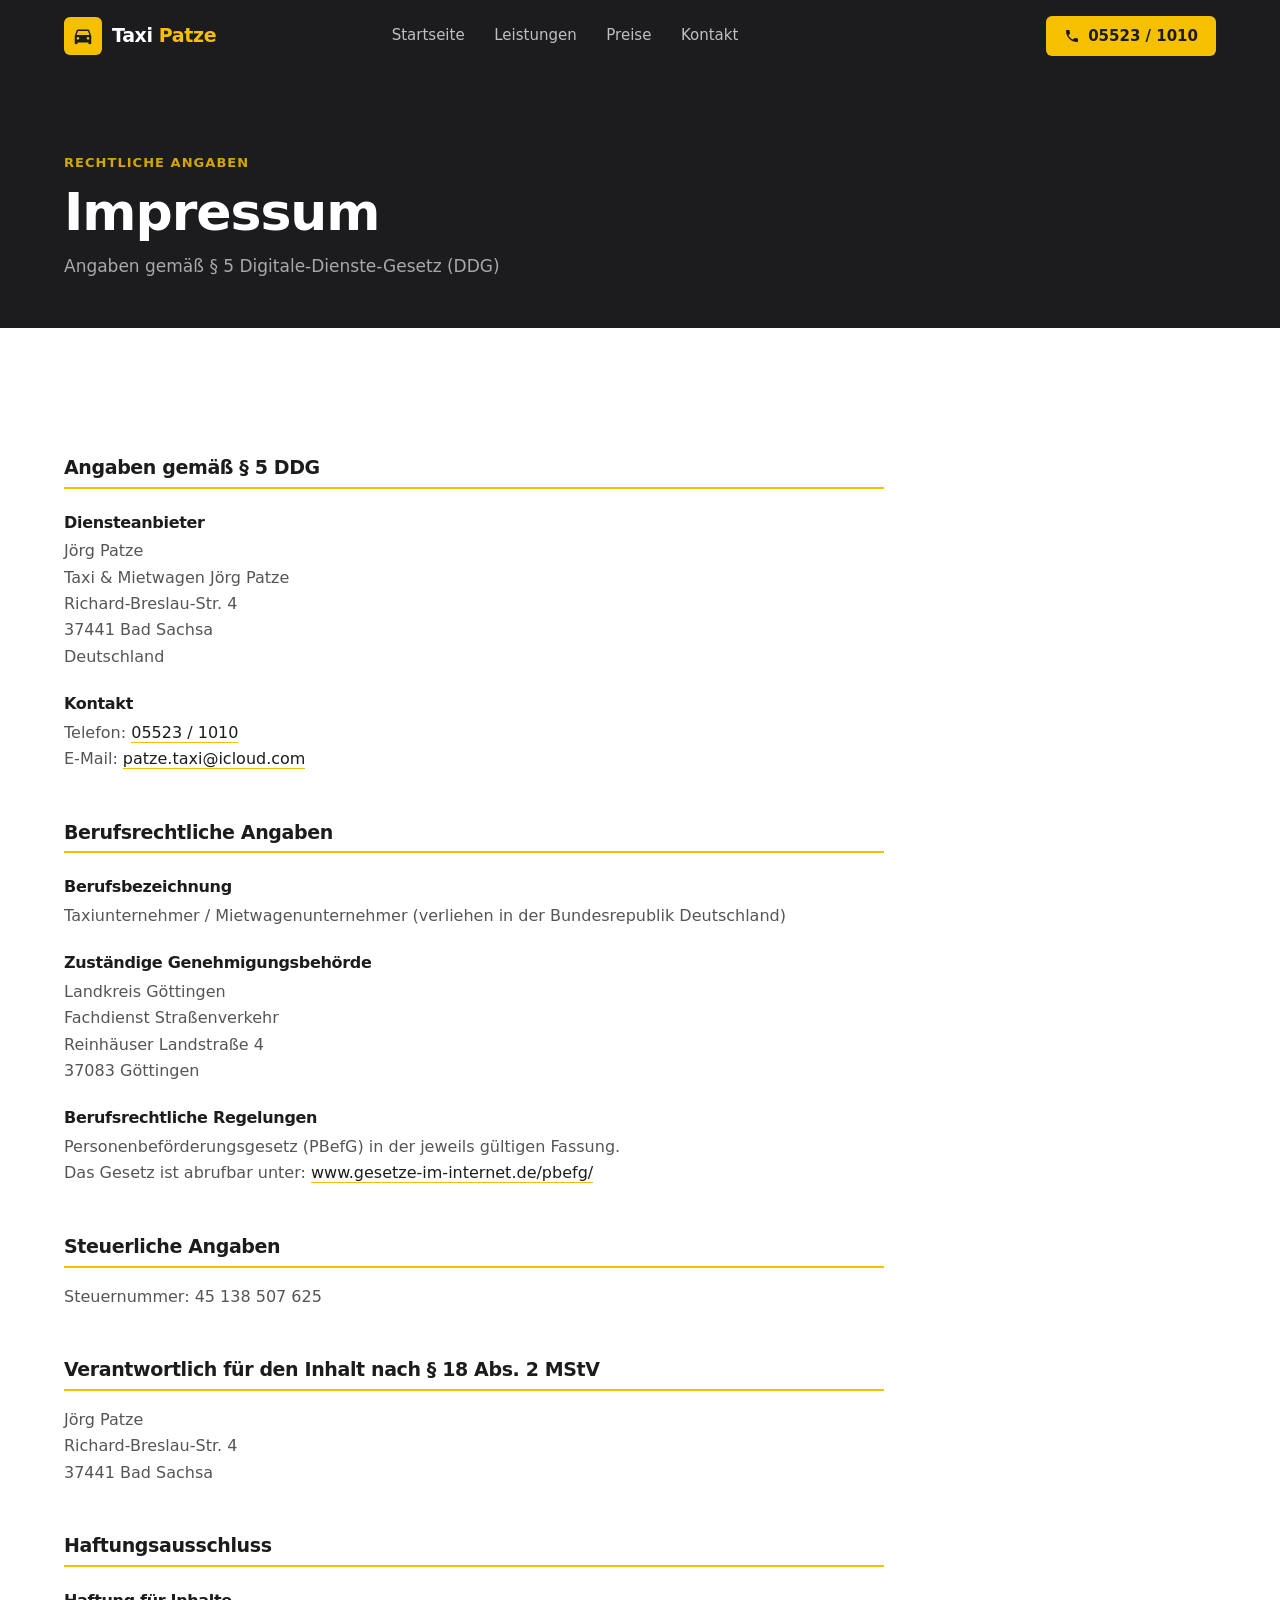
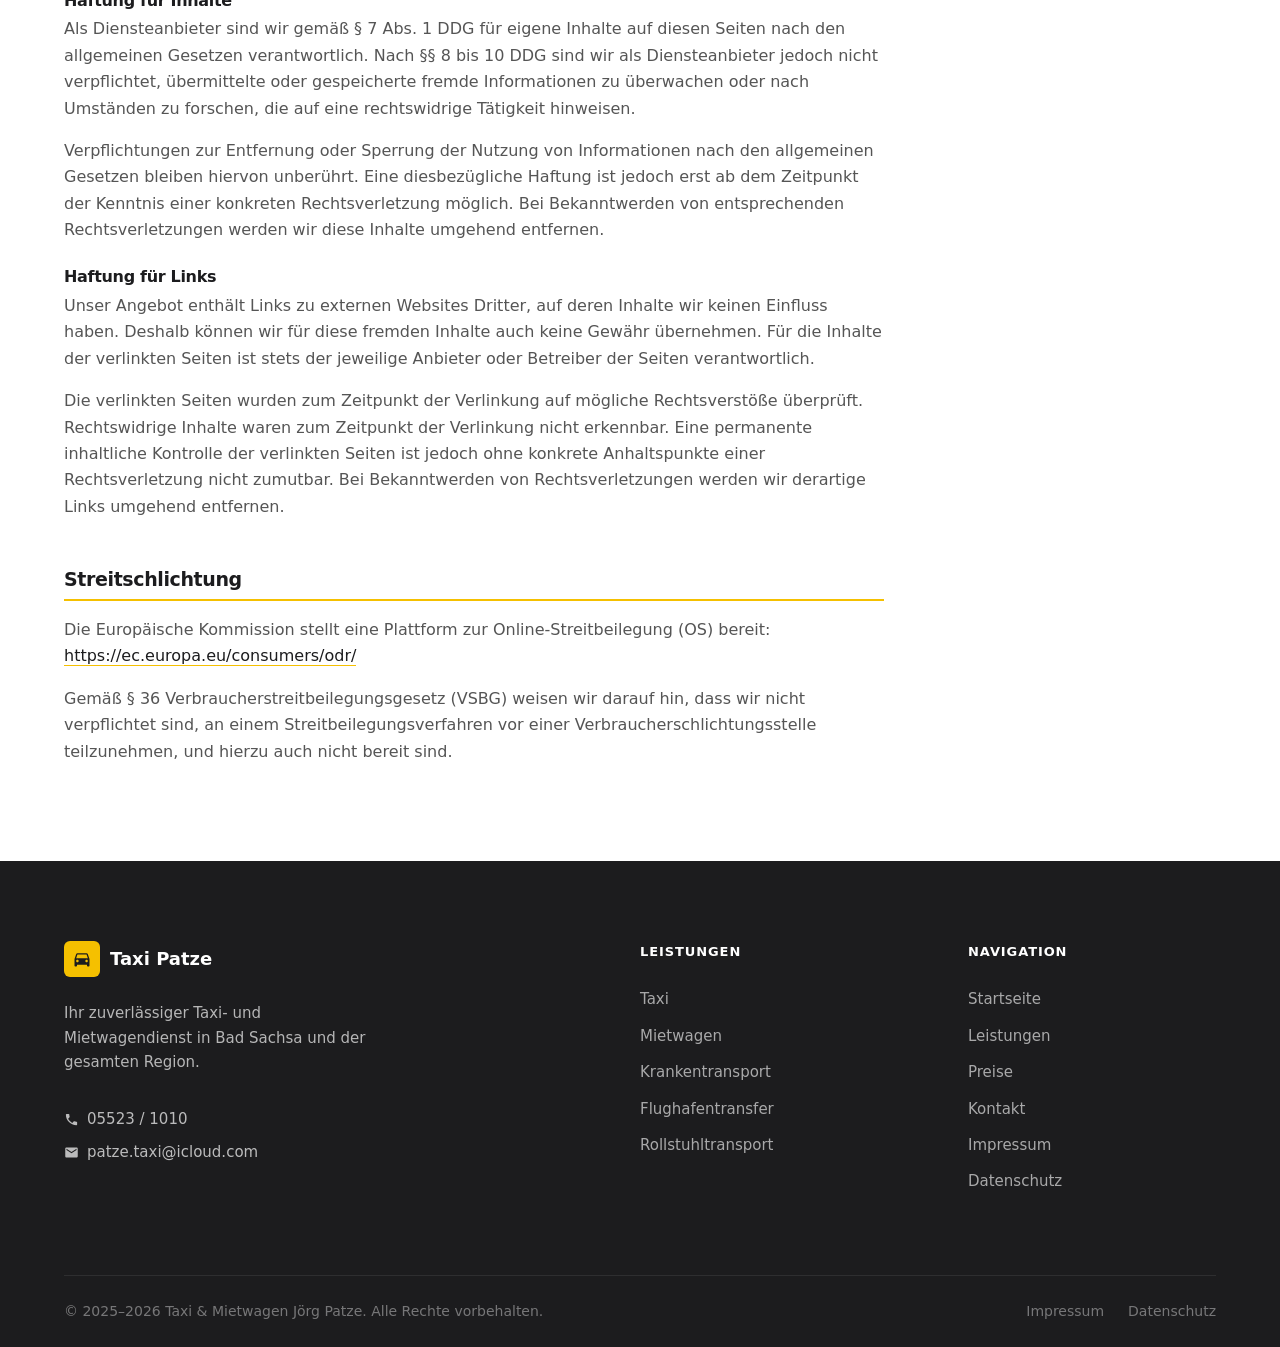
<file: impressum.html>
<!DOCTYPE html>
<html lang="de">
<head>
  <meta charset="UTF-8">
  <meta name="viewport" content="width=device-width, initial-scale=1.0">
  <meta name="description" content="Impressum von Taxi & Mietwagen Jörg Patze, Richard-Breslau-Str. 4, 37441 Bad Sachsa.">
  <meta name="robots" content="noindex, follow">
  <link rel="canonical" href="https://taxi-patze.de/impressum.html">
  <title>Impressum – Taxi Patze Bad Sachsa</title>
  <link rel="stylesheet" href="css/style.css">
</head>
<body>

  <a class="skip-link" href="#main-content">Zum Hauptinhalt springen</a>

  <header>
    <nav class="nav" aria-label="Hauptnavigation">
      <div class="container nav__container">
        <a href="index.html" class="nav__logo" aria-label="Taxi Patze – zur Startseite">
          <span class="nav__logo-icon" aria-hidden="true">
            <svg width="22" height="22" viewBox="0 0 24 24" fill="#1C1C1E" aria-hidden="true">
              <path d="M18.92 6.01C18.72 5.42 18.16 5 17.5 5h-11c-.66 0-1.21.42-1.42 1.01L3 12v8c0 .55.45 1 1 1h1c.55 0 1-.45 1-1v-1h12v1c0 .55.45 1 1 1h1c.55 0 1-.45 1-1v-8l-2.08-5.99zM6.5 16c-.83 0-1.5-.67-1.5-1.5S5.67 13 6.5 13s1.5.67 1.5 1.5S7.33 16 6.5 16zm11 0c-.83 0-1.5-.67-1.5-1.5s.67-1.5 1.5-1.5 1.5.67 1.5 1.5-.67 1.5-1.5 1.5zM5 11l1.5-4.5h11L19 11H5z"/>
            </svg>
          </span>
          <span>Taxi <span class="nav__logo-accent">Patze</span></span>
        </a>
        <button class="nav__toggle" id="nav-toggle" aria-expanded="false" aria-controls="nav-menu" aria-label="Menü öffnen">
          <svg width="24" height="24" viewBox="0 0 24 24" fill="none" stroke="currentColor" stroke-width="2.5" stroke-linecap="round" aria-hidden="true">
            <line x1="3" y1="6"  x2="21" y2="6"/>
            <line x1="3" y1="12" x2="21" y2="12"/>
            <line x1="3" y1="18" x2="21" y2="18"/>
          </svg>
        </button>
        <ul class="nav__menu" id="nav-menu" role="list">
          <li><a class="nav__link" href="index.html">Startseite</a></li>
          <li><a class="nav__link" href="leistungen.html">Leistungen</a></li>
          <li><a class="nav__link" href="preise.html">Preise</a></li>
          <li><a class="nav__link" href="kontakt.html">Kontakt</a></li>
          <li><a class="nav__menu-cta" href="tel:055231010">
            <svg width="16" height="16" viewBox="0 0 24 24" fill="currentColor" aria-hidden="true"><path d="M6.6 10.8c1.4 2.8 3.8 5.1 6.6 6.6l2.2-2.2c.27-.27.67-.36 1.02-.24 1.12.37 2.32.57 3.58.57.55 0 1 .45 1 1V20c0 .55-.45 1-1 1-9.39 0-17-7.61-17-17 0-.55.45-1 1-1h3.5c.55 0 1 .45 1 1 0 1.25.2 2.45.57 3.57.11.35.03.74-.25 1.01L6.6 10.8z"/></svg>
            05523 / 1010
          </a></li>
        </ul>
        <a href="tel:055231010" class="nav__cta" aria-label="Jetzt anrufen: 05523 / 1010">
          <svg width="16" height="16" viewBox="0 0 24 24" fill="currentColor" aria-hidden="true"><path d="M6.6 10.8c1.4 2.8 3.8 5.1 6.6 6.6l2.2-2.2c.27-.27.67-.36 1.02-.24 1.12.37 2.32.57 3.58.57.55 0 1 .45 1 1V20c0 .55-.45 1-1 1-9.39 0-17-7.61-17-17 0-.55.45-1 1-1h3.5c.55 0 1 .45 1 1 0 1.25.2 2.45.57 3.57.11.35.03.74-.25 1.01L6.6 10.8z"/></svg>
          05523 / 1010
        </a>
      </div>
    </nav>
  </header>

  <main id="main-content">

    <div class="page-hero" aria-labelledby="page-title">
      <div class="container">
        <span class="label">Rechtliche Angaben</span>
        <h1 id="page-title" class="page-hero__title">Impressum</h1>
        <p class="page-hero__subtitle">Angaben gemäß § 5 Digitale-Dienste-Gesetz (DDG)</p>
      </div>
    </div>

    <section class="section" aria-label="Impressum-Inhalt">
      <div class="container">
        <div class="legal-content">

          <h2>Angaben gemäß § 5 DDG</h2>

          <h3>Diensteanbieter</h3>
          <p>
            Jörg Patze<br>
            Taxi &amp; Mietwagen Jörg Patze<br>
            Richard-Breslau-Str. 4<br>
            37441 Bad Sachsa<br>
            Deutschland
          </p>

          <h3>Kontakt</h3>
          <p>
            Telefon: <a href="tel:055231010">05523 / 1010</a><br>
            E-Mail: <a href="mailto:patze.taxi@icloud.com">patze.taxi@icloud.com</a>
          </p>

          <h2>Berufsrechtliche Angaben</h2>

          <h3>Berufsbezeichnung</h3>
          <p>Taxiunternehmer / Mietwagenunternehmer (verliehen in der Bundesrepublik Deutschland)</p>

          <h3>Zuständige Genehmigungsbehörde</h3>
          <p>
            Landkreis Göttingen<br>
            Fachdienst Straßenverkehr<br>
            Reinhäuser Landstraße 4<br>
            37083 Göttingen
          </p>

          <h3>Berufsrechtliche Regelungen</h3>
          <p>
            Personenbeförderungsgesetz (PBefG) in der jeweils gültigen Fassung.<br>
            Das Gesetz ist abrufbar unter:
            <a href="https://www.gesetze-im-internet.de/pbefg/" target="_blank" rel="noopener noreferrer">
              www.gesetze-im-internet.de/pbefg/
            </a>
          </p>

          <h2>Steuerliche Angaben</h2>
          <p>
            Steuernummer: 45 138 507 625
          </p>

          <h2>Verantwortlich für den Inhalt nach § 18 Abs. 2 MStV</h2>
          <p>
            Jörg Patze<br>
            Richard-Breslau-Str. 4<br>
            37441 Bad Sachsa
          </p>

          <h2>Haftungsausschluss</h2>

          <h3>Haftung für Inhalte</h3>
          <p>
            Als Diensteanbieter sind wir gemäß § 7 Abs. 1 DDG für eigene Inhalte auf diesen Seiten nach den allgemeinen Gesetzen verantwortlich. Nach §§ 8 bis 10 DDG sind wir als Diensteanbieter jedoch nicht verpflichtet, übermittelte oder gespeicherte fremde Informationen zu überwachen oder nach Umständen zu forschen, die auf eine rechtswidrige Tätigkeit hinweisen.
          </p>
          <p>
            Verpflichtungen zur Entfernung oder Sperrung der Nutzung von Informationen nach den allgemeinen Gesetzen bleiben hiervon unberührt. Eine diesbezügliche Haftung ist jedoch erst ab dem Zeitpunkt der Kenntnis einer konkreten Rechtsverletzung möglich. Bei Bekanntwerden von entsprechenden Rechtsverletzungen werden wir diese Inhalte umgehend entfernen.
          </p>

          <h3>Haftung für Links</h3>
          <p>
            Unser Angebot enthält Links zu externen Websites Dritter, auf deren Inhalte wir keinen Einfluss haben. Deshalb können wir für diese fremden Inhalte auch keine Gewähr übernehmen. Für die Inhalte der verlinkten Seiten ist stets der jeweilige Anbieter oder Betreiber der Seiten verantwortlich.
          </p>
          <p>
            Die verlinkten Seiten wurden zum Zeitpunkt der Verlinkung auf mögliche Rechtsverstöße überprüft. Rechtswidrige Inhalte waren zum Zeitpunkt der Verlinkung nicht erkennbar. Eine permanente inhaltliche Kontrolle der verlinkten Seiten ist jedoch ohne konkrete Anhaltspunkte einer Rechtsverletzung nicht zumutbar. Bei Bekanntwerden von Rechtsverletzungen werden wir derartige Links umgehend entfernen.
          </p>

          <h2>Streitschlichtung</h2>

          <p>
            Die Europäische Kommission stellt eine Plattform zur Online-Streitbeilegung (OS) bereit:
            <a href="https://ec.europa.eu/consumers/odr/" target="_blank" rel="noopener noreferrer">
              https://ec.europa.eu/consumers/odr/
            </a>
          </p>
          <p>
            Gemäß § 36 Verbraucherstreitbeilegungsgesetz (VSBG) weisen wir darauf hin, dass wir nicht verpflichtet sind, an einem Streitbeilegungsverfahren vor einer Verbraucherschlichtungsstelle teilzunehmen, und hierzu auch nicht bereit sind.
          </p>

        </div>
      </div>
    </section>

  </main>

  <footer class="footer" aria-label="Seitenfuß">
    <div class="container">
      <div class="footer__grid">
        <div class="footer__brand">
          <div class="footer__logo">
            <span class="footer__logo-icon" aria-hidden="true">
              <svg width="20" height="20" viewBox="0 0 24 24" fill="#1C1C1E" aria-hidden="true"><path d="M18.92 6.01C18.72 5.42 18.16 5 17.5 5h-11c-.66 0-1.21.42-1.42 1.01L3 12v8c0 .55.45 1 1 1h1c.55 0 1-.45 1-1v-1h12v1c0 .55.45 1 1 1h1c.55 0 1-.45 1-1v-8l-2.08-5.99zM6.5 16c-.83 0-1.5-.67-1.5-1.5S5.67 13 6.5 13s1.5.67 1.5 1.5S7.33 16 6.5 16zm11 0c-.83 0-1.5-.67-1.5-1.5s.67-1.5 1.5-1.5 1.5.67 1.5 1.5-.67 1.5-1.5 1.5zM5 11l1.5-4.5h11L19 11H5z"/></svg>
            </span>
            Taxi Patze
          </div>
          <p class="footer__tagline">Ihr zuverlässiger Taxi- und Mietwagendienst in Bad Sachsa und der gesamten Region.</p>
          <div class="footer__contacts">
            <a href="tel:055231010" class="footer__contact-link">
              <svg width="15" height="15" viewBox="0 0 24 24" fill="currentColor" aria-hidden="true"><path d="M6.6 10.8c1.4 2.8 3.8 5.1 6.6 6.6l2.2-2.2c.27-.27.67-.36 1.02-.24 1.12.37 2.32.57 3.58.57.55 0 1 .45 1 1V20c0 .55-.45 1-1 1-9.39 0-17-7.61-17-17 0-.55.45-1 1-1h3.5c.55 0 1 .45 1 1 0 1.25.2 2.45.57 3.57.11.35.03.74-.25 1.01L6.6 10.8z"/></svg>
              05523 / 1010
            </a>
            <a href="mailto:patze.taxi@icloud.com" class="footer__contact-link">
              <svg width="15" height="15" viewBox="0 0 24 24" fill="currentColor" aria-hidden="true"><path d="M20 4H4c-1.1 0-2 .9-2 2v12c0 1.1.9 2 2 2h16c1.1 0 2-.9 2-2V6c0-1.1-.9-2-2-2zm0 4l-8 5-8-5V6l8 5 8-5v2z"/></svg>
              patze.taxi@icloud.com
            </a>
          </div>
        </div>
        <div>
          <p class="footer__col-title">Leistungen</p>
          <ul class="footer__links" role="list">
            <li><a href="leistungen.html#taxi">Taxi</a></li>
            <li><a href="leistungen.html#mietwagen">Mietwagen</a></li>
            <li><a href="leistungen.html#kranken">Krankentransport</a></li>
            <li><a href="leistungen.html#flughafen">Flughafentransfer</a></li>
            <li><a href="leistungen.html#rollstuhl">Rollstuhltransport</a></li>
          </ul>
        </div>
        <div>
          <p class="footer__col-title">Navigation</p>
          <ul class="footer__links" role="list">
            <li><a href="index.html">Startseite</a></li>
            <li><a href="leistungen.html">Leistungen</a></li>
            <li><a href="preise.html">Preise</a></li>
            <li><a href="kontakt.html">Kontakt</a></li>
            <li><a href="impressum.html">Impressum</a></li>
            <li><a href="datenschutz.html">Datenschutz</a></li>
          </ul>
        </div>
      </div>
      <div class="footer__bottom">
        <p>&copy; 2025–2026 Taxi &amp; Mietwagen Jörg Patze. Alle Rechte vorbehalten.</p>
        <nav aria-label="Rechtliche Links">
          <ul class="footer__legal" role="list">
            <li><a href="impressum.html">Impressum</a></li>
            <li><a href="datenschutz.html">Datenschutz</a></li>
          </ul>
        </nav>
      </div>
    </div>
  </footer>

  <script src="js/main.js"></script>
</body>
</html>
</file>
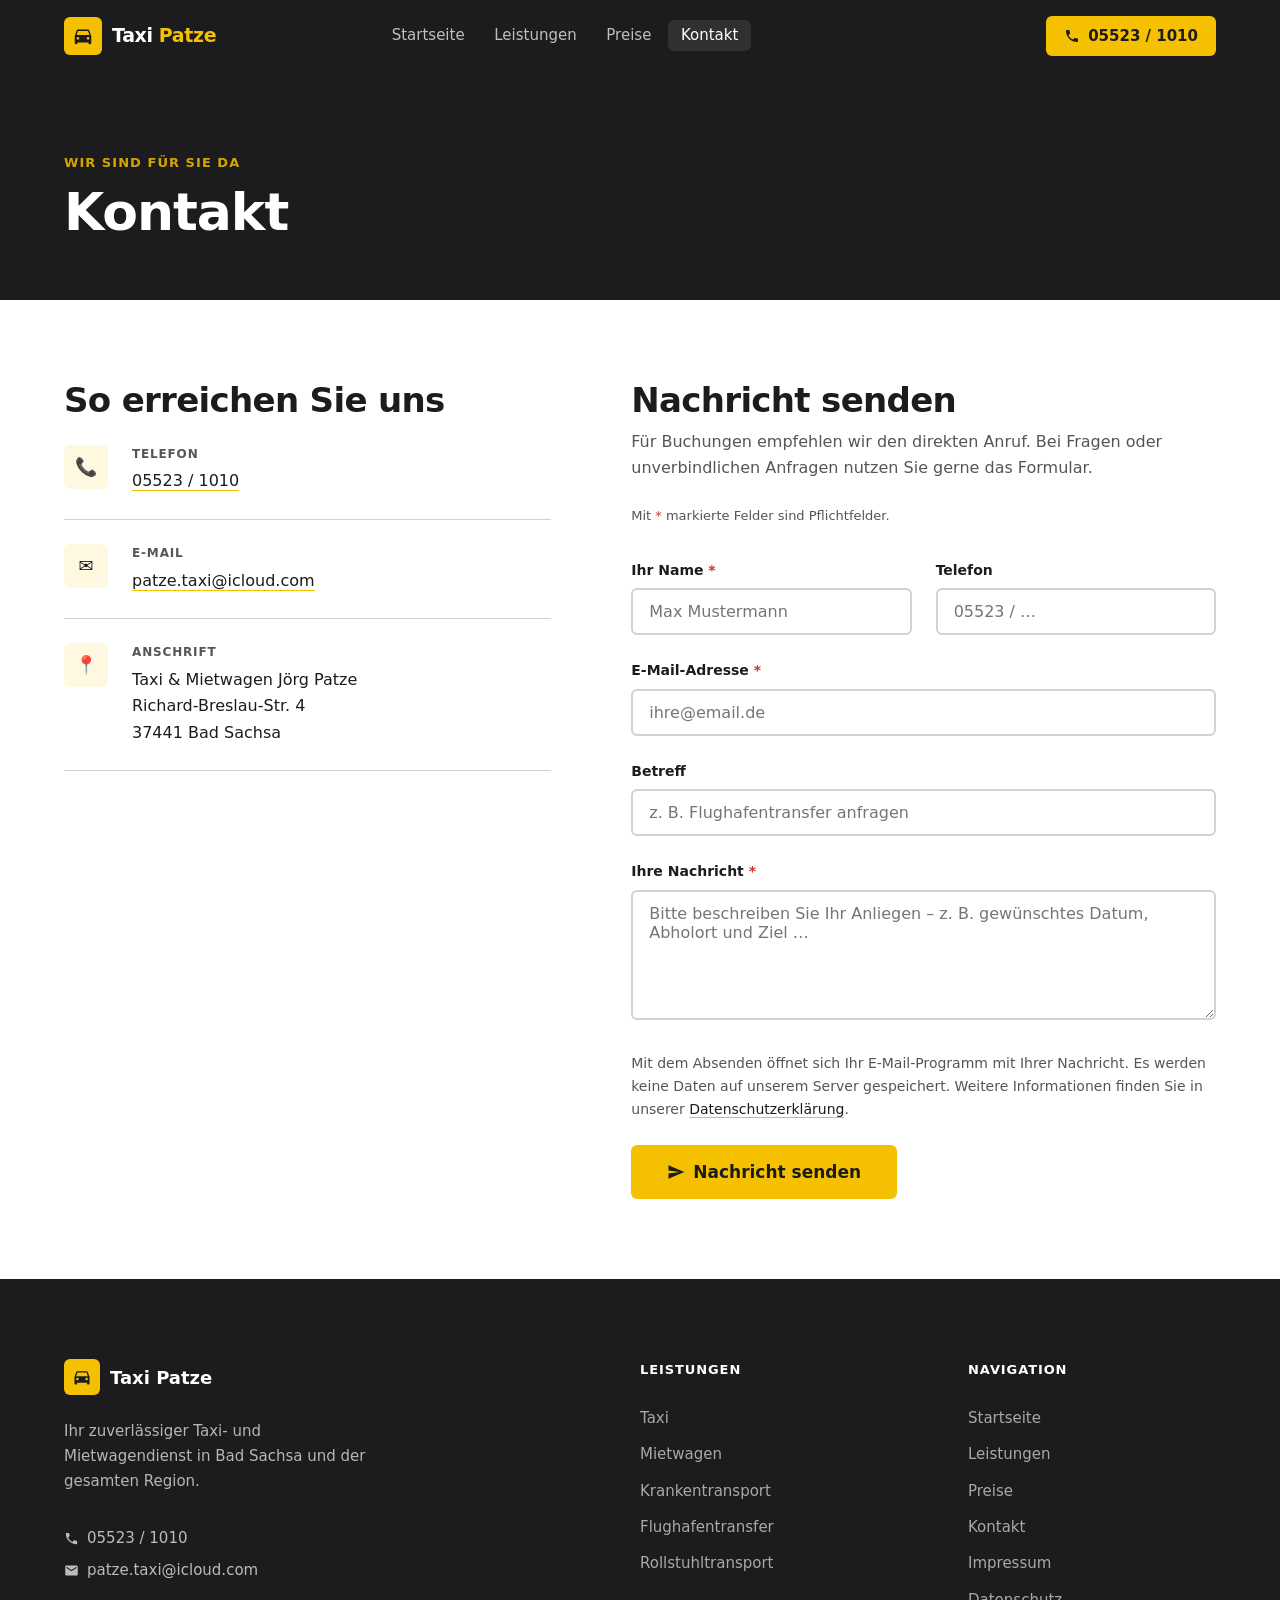
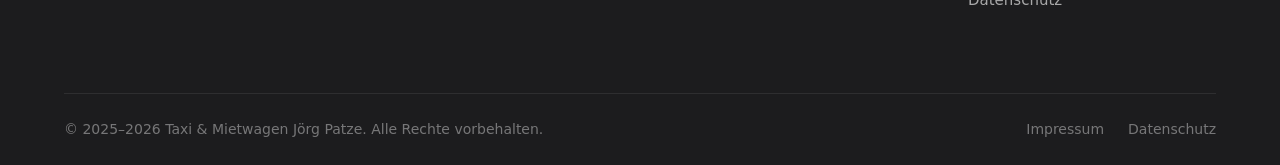
<file: kontakt.html>
<!DOCTYPE html>
<html lang="de">
<head>
  <meta charset="UTF-8">
  <meta name="viewport" content="width=device-width, initial-scale=1.0">
  <meta name="description" content="Kontakt zu Taxi Patze Bad Sachsa – Jörg Patze, Richard-Breslau-Str. 4, 37441 Bad Sachsa. Tel: 05523 / 1010. Jetzt anrufen oder Nachricht senden.">
  <meta name="robots" content="index, follow">
  <link rel="canonical" href="https://taxi-patze.de/kontakt.html">
  <meta property="og:type" content="website">
  <meta property="og:locale" content="de_DE">
  <meta property="og:site_name" content="Taxi Patze Bad Sachsa">
  <meta property="og:title" content="Kontakt – Taxi Patze Bad Sachsa">
  <meta property="og:description" content="Telefon: 05523 / 1010 · E-Mail: patze.taxi@icloud.com · Richard-Breslau-Str. 4, 37441 Bad Sachsa">
  <meta property="og:url" content="https://taxi-patze.de/kontakt.html">
  <title>Kontakt – Taxi Patze Bad Sachsa</title>
  <link rel="stylesheet" href="css/style.css">
</head>
<body>

  <a class="skip-link" href="#main-content">Zum Hauptinhalt springen</a>

  <header>
    <nav class="nav" aria-label="Hauptnavigation">
      <div class="container nav__container">
        <a href="index.html" class="nav__logo" aria-label="Taxi Patze – zur Startseite">
          <span class="nav__logo-icon" aria-hidden="true">
            <svg width="22" height="22" viewBox="0 0 24 24" fill="#1C1C1E" aria-hidden="true">
              <path d="M18.92 6.01C18.72 5.42 18.16 5 17.5 5h-11c-.66 0-1.21.42-1.42 1.01L3 12v8c0 .55.45 1 1 1h1c.55 0 1-.45 1-1v-1h12v1c0 .55.45 1 1 1h1c.55 0 1-.45 1-1v-8l-2.08-5.99zM6.5 16c-.83 0-1.5-.67-1.5-1.5S5.67 13 6.5 13s1.5.67 1.5 1.5S7.33 16 6.5 16zm11 0c-.83 0-1.5-.67-1.5-1.5s.67-1.5 1.5-1.5 1.5.67 1.5 1.5-.67 1.5-1.5 1.5zM5 11l1.5-4.5h11L19 11H5z"/>
            </svg>
          </span>
          <span>Taxi <span class="nav__logo-accent">Patze</span></span>
        </a>
        <button class="nav__toggle" id="nav-toggle" aria-expanded="false" aria-controls="nav-menu" aria-label="Menü öffnen">
          <svg width="24" height="24" viewBox="0 0 24 24" fill="none" stroke="currentColor" stroke-width="2.5" stroke-linecap="round" aria-hidden="true">
            <line x1="3" y1="6"  x2="21" y2="6"/>
            <line x1="3" y1="12" x2="21" y2="12"/>
            <line x1="3" y1="18" x2="21" y2="18"/>
          </svg>
        </button>
        <ul class="nav__menu" id="nav-menu" role="list">
          <li><a class="nav__link" href="index.html">Startseite</a></li>
          <li><a class="nav__link" href="leistungen.html">Leistungen</a></li>
          <li><a class="nav__link" href="preise.html">Preise</a></li>
          <li><a class="nav__link" href="kontakt.html">Kontakt</a></li>
          <li><a class="nav__menu-cta" href="tel:055231010">
            <svg width="16" height="16" viewBox="0 0 24 24" fill="currentColor" aria-hidden="true"><path d="M6.6 10.8c1.4 2.8 3.8 5.1 6.6 6.6l2.2-2.2c.27-.27.67-.36 1.02-.24 1.12.37 2.32.57 3.58.57.55 0 1 .45 1 1V20c0 .55-.45 1-1 1-9.39 0-17-7.61-17-17 0-.55.45-1 1-1h3.5c.55 0 1 .45 1 1 0 1.25.2 2.45.57 3.57.11.35.03.74-.25 1.01L6.6 10.8z"/></svg>
            05523 / 1010
          </a></li>
        </ul>
        <a href="tel:055231010" class="nav__cta" aria-label="Jetzt anrufen: 05523 / 1010">
          <svg width="16" height="16" viewBox="0 0 24 24" fill="currentColor" aria-hidden="true"><path d="M6.6 10.8c1.4 2.8 3.8 5.1 6.6 6.6l2.2-2.2c.27-.27.67-.36 1.02-.24 1.12.37 2.32.57 3.58.57.55 0 1 .45 1 1V20c0 .55-.45 1-1 1-9.39 0-17-7.61-17-17 0-.55.45-1 1-1h3.5c.55 0 1 .45 1 1 0 1.25.2 2.45.57 3.57.11.35.03.74-.25 1.01L6.6 10.8z"/></svg>
          05523 / 1010
        </a>
      </div>
    </nav>
  </header>

  <main id="main-content">

    <div class="page-hero" aria-labelledby="page-title">
      <div class="container">
        <span class="label">Wir sind für Sie da</span>
        <h1 id="page-title" class="page-hero__title">Kontakt</h1>
      </div>
    </div>

    <section class="section" aria-labelledby="contact-heading">
      <div class="container">
        <div class="contact-grid">

          <!-- Kontaktdaten -->
          <div>
            <h2 id="contact-heading" style="margin-bottom: 1.5rem;">So erreichen Sie uns</h2>

            <address style="font-style: normal;">
              <dl>
                <div class="contact-info__item">
                  <div class="contact-info__icon" aria-hidden="true">📞</div>
                  <div>
                    <dt class="contact-info__label">Telefon</dt>
                    <dd class="contact-info__value">
                      <a href="tel:055231010">05523 / 1010</a>
                    </dd>
                  </div>
                </div>

                <div class="contact-info__item">
                  <div class="contact-info__icon" aria-hidden="true">✉️</div>
                  <div>
                    <dt class="contact-info__label">E-Mail</dt>
                    <dd class="contact-info__value">
                      <a href="mailto:patze.taxi@icloud.com">patze.taxi@icloud.com</a>
                    </dd>
                  </div>
                </div>

                <div class="contact-info__item">
                  <div class="contact-info__icon" aria-hidden="true">📍</div>
                  <div>
                    <dt class="contact-info__label">Anschrift</dt>
                    <dd class="contact-info__value">
                      Taxi &amp; Mietwagen Jörg Patze<br>
                      Richard-Breslau-Str. 4<br>
                      37441 Bad Sachsa
                    </dd>
                  </div>
                </div>

              </dl>
            </address>

          </div>

          <!-- Kontaktformular -->
          <div>
            <h2 style="margin-bottom: 0.5rem;">Nachricht senden</h2>
            <p style="color: var(--c-text-muted); margin-bottom: 1.5rem; max-width: none;">Für Buchungen empfehlen wir den direkten Anruf. Bei Fragen oder unverbindlichen Anfragen nutzen Sie gerne das Formular.</p>

            <p class="form-required-hint">Mit <span style="color: var(--c-error);">*</span> markierte Felder sind Pflichtfelder.</p>

            <form id="contact-form" novalidate aria-label="Kontaktformular">

              <div class="form-row">
                <div class="form-group">
                  <label class="form-label form-label--req" for="name">Ihr Name</label>
                  <input
                    type="text"
                    id="name"
                    name="name"
                    class="form-control"
                    autocomplete="name"
                    required
                    aria-required="true"
                    placeholder="Max Mustermann"
                  >
                </div>
                <div class="form-group">
                  <label class="form-label" for="phone">Telefon</label>
                  <input
                    type="tel"
                    id="phone"
                    name="phone"
                    class="form-control"
                    autocomplete="tel"
                    placeholder="05523 / …"
                  >
                </div>
              </div>

              <div class="form-group">
                <label class="form-label form-label--req" for="email">E-Mail-Adresse</label>
                <input
                  type="email"
                  id="email"
                  name="email"
                  class="form-control"
                  autocomplete="email"
                  required
                  aria-required="true"
                  placeholder="ihre@email.de"
                >
              </div>

              <div class="form-group">
                <label class="form-label" for="subject">Betreff</label>
                <input
                  type="text"
                  id="subject"
                  name="subject"
                  class="form-control"
                  placeholder="z. B. Flughafentransfer anfragen"
                >
              </div>

              <div class="form-group">
                <label class="form-label form-label--req" for="message">Ihre Nachricht</label>
                <textarea
                  id="message"
                  name="message"
                  class="form-control"
                  rows="5"
                  required
                  aria-required="true"
                  placeholder="Bitte beschreiben Sie Ihr Anliegen – z. B. gewünschtes Datum, Abholort und Ziel …"
                ></textarea>
              </div>

              <p class="form-privacy">
                Mit dem Absenden öffnet sich Ihr E-Mail-Programm mit Ihrer Nachricht.
                Es werden keine Daten auf unserem Server gespeichert.
                Weitere Informationen finden Sie in unserer
                <a href="datenschutz.html">Datenschutzerklärung</a>.
              </p>

              <button type="submit" class="btn btn--primary btn--lg">
                <svg width="18" height="18" viewBox="0 0 24 24" fill="currentColor" aria-hidden="true">
                  <path d="M2.01 21L23 12 2.01 3 2 10l15 2-15 2z"/>
                </svg>
                Nachricht senden
              </button>

            </form>
          </div>

        </div>
      </div>
    </section>

  </main>

  <footer class="footer" aria-label="Seitenfuß">
    <div class="container">
      <div class="footer__grid">
        <div class="footer__brand">
          <div class="footer__logo">
            <span class="footer__logo-icon" aria-hidden="true">
              <svg width="20" height="20" viewBox="0 0 24 24" fill="#1C1C1E" aria-hidden="true"><path d="M18.92 6.01C18.72 5.42 18.16 5 17.5 5h-11c-.66 0-1.21.42-1.42 1.01L3 12v8c0 .55.45 1 1 1h1c.55 0 1-.45 1-1v-1h12v1c0 .55.45 1 1 1h1c.55 0 1-.45 1-1v-8l-2.08-5.99zM6.5 16c-.83 0-1.5-.67-1.5-1.5S5.67 13 6.5 13s1.5.67 1.5 1.5S7.33 16 6.5 16zm11 0c-.83 0-1.5-.67-1.5-1.5s.67-1.5 1.5-1.5 1.5.67 1.5 1.5-.67 1.5-1.5 1.5zM5 11l1.5-4.5h11L19 11H5z"/></svg>
            </span>
            Taxi Patze
          </div>
          <p class="footer__tagline">Ihr zuverlässiger Taxi- und Mietwagendienst in Bad Sachsa und der gesamten Region.</p>
          <div class="footer__contacts">
            <a href="tel:055231010" class="footer__contact-link">
              <svg width="15" height="15" viewBox="0 0 24 24" fill="currentColor" aria-hidden="true"><path d="M6.6 10.8c1.4 2.8 3.8 5.1 6.6 6.6l2.2-2.2c.27-.27.67-.36 1.02-.24 1.12.37 2.32.57 3.58.57.55 0 1 .45 1 1V20c0 .55-.45 1-1 1-9.39 0-17-7.61-17-17 0-.55.45-1 1-1h3.5c.55 0 1 .45 1 1 0 1.25.2 2.45.57 3.57.11.35.03.74-.25 1.01L6.6 10.8z"/></svg>
              05523 / 1010
            </a>
            <a href="mailto:patze.taxi@icloud.com" class="footer__contact-link">
              <svg width="15" height="15" viewBox="0 0 24 24" fill="currentColor" aria-hidden="true"><path d="M20 4H4c-1.1 0-2 .9-2 2v12c0 1.1.9 2 2 2h16c1.1 0 2-.9 2-2V6c0-1.1-.9-2-2-2zm0 4l-8 5-8-5V6l8 5 8-5v2z"/></svg>
              patze.taxi@icloud.com
            </a>
          </div>
        </div>
        <div>
          <p class="footer__col-title">Leistungen</p>
          <ul class="footer__links" role="list">
            <li><a href="leistungen.html#taxi">Taxi</a></li>
            <li><a href="leistungen.html#mietwagen">Mietwagen</a></li>
            <li><a href="leistungen.html#kranken">Krankentransport</a></li>
            <li><a href="leistungen.html#flughafen">Flughafentransfer</a></li>
            <li><a href="leistungen.html#rollstuhl">Rollstuhltransport</a></li>
          </ul>
        </div>
        <div>
          <p class="footer__col-title">Navigation</p>
          <ul class="footer__links" role="list">
            <li><a href="index.html">Startseite</a></li>
            <li><a href="leistungen.html">Leistungen</a></li>
            <li><a href="preise.html">Preise</a></li>
            <li><a href="kontakt.html">Kontakt</a></li>
            <li><a href="impressum.html">Impressum</a></li>
            <li><a href="datenschutz.html">Datenschutz</a></li>
          </ul>
        </div>
      </div>
      <div class="footer__bottom">
        <p>&copy; 2025–2026 Taxi &amp; Mietwagen Jörg Patze. Alle Rechte vorbehalten.</p>
        <nav aria-label="Rechtliche Links">
          <ul class="footer__legal" role="list">
            <li><a href="impressum.html">Impressum</a></li>
            <li><a href="datenschutz.html">Datenschutz</a></li>
          </ul>
        </nav>
      </div>
    </div>
  </footer>

  <script src="js/main.js"></script>
</body>
</html>
</file>
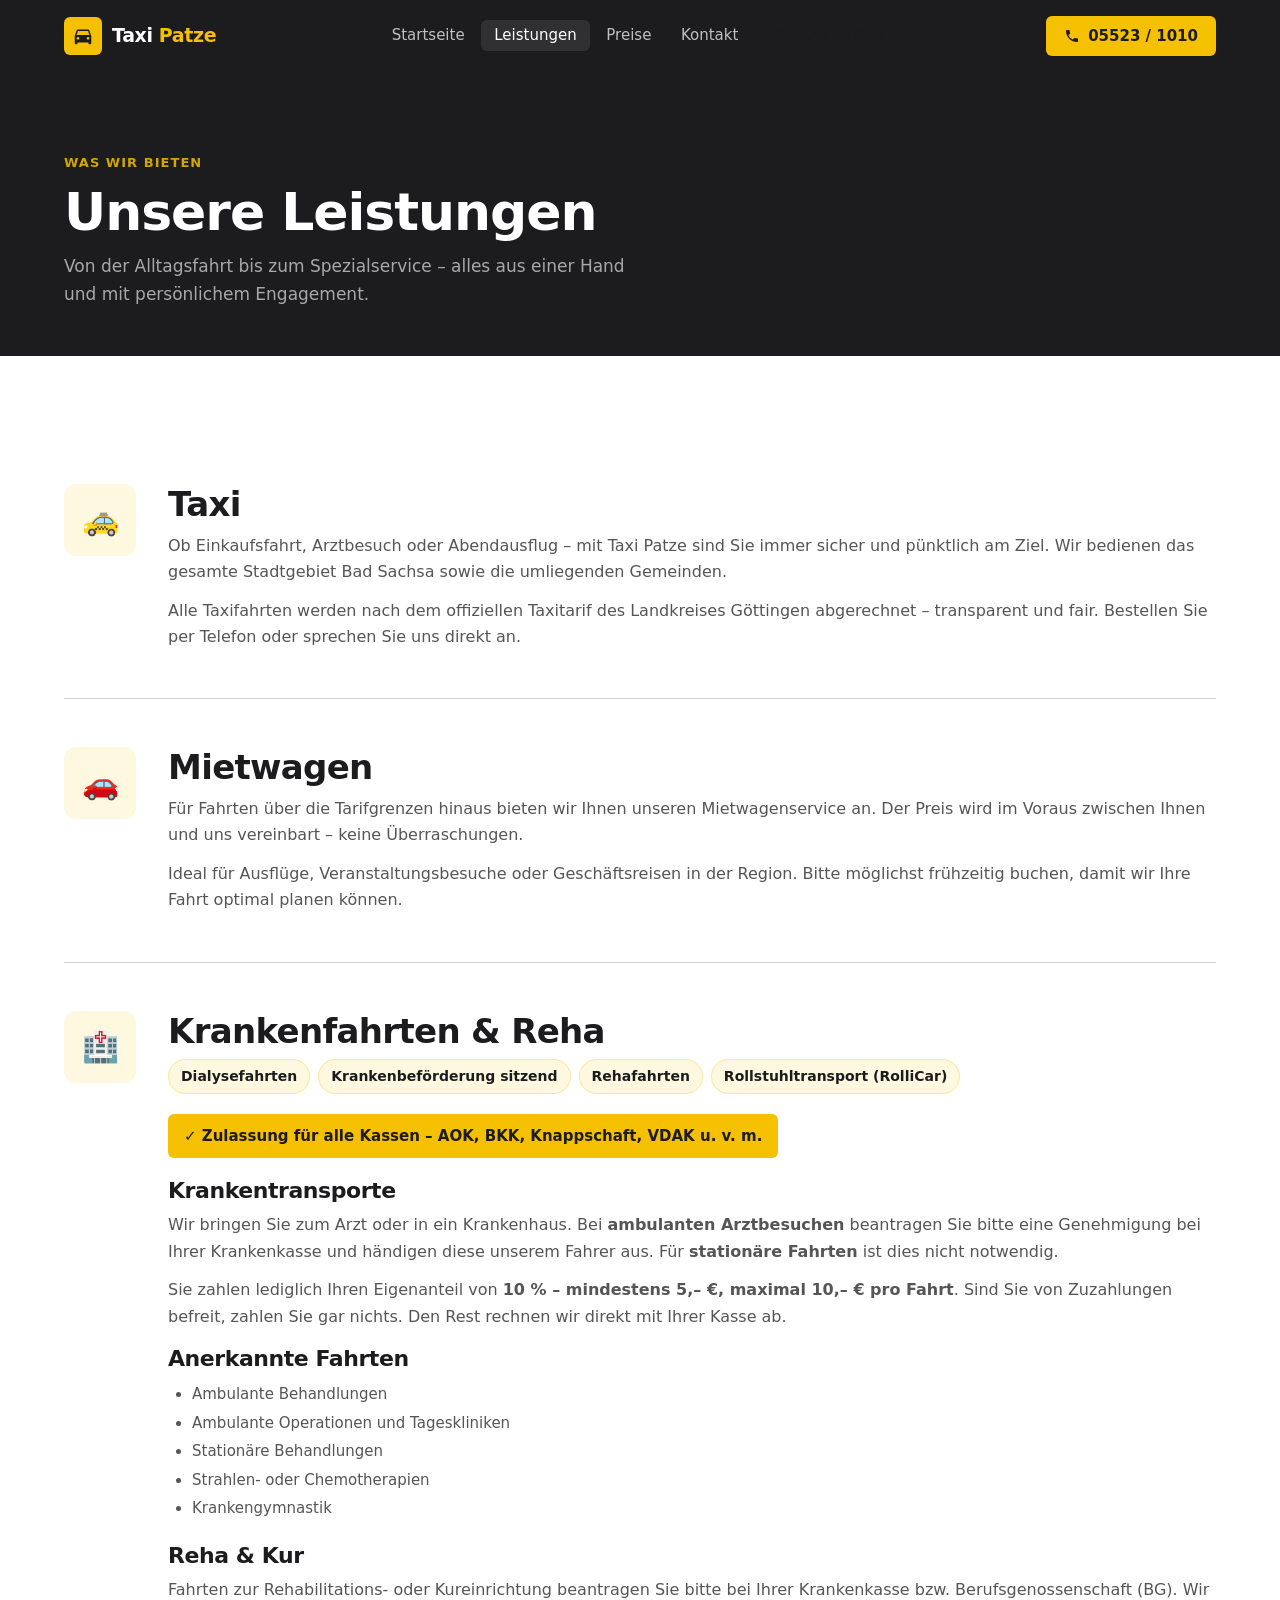
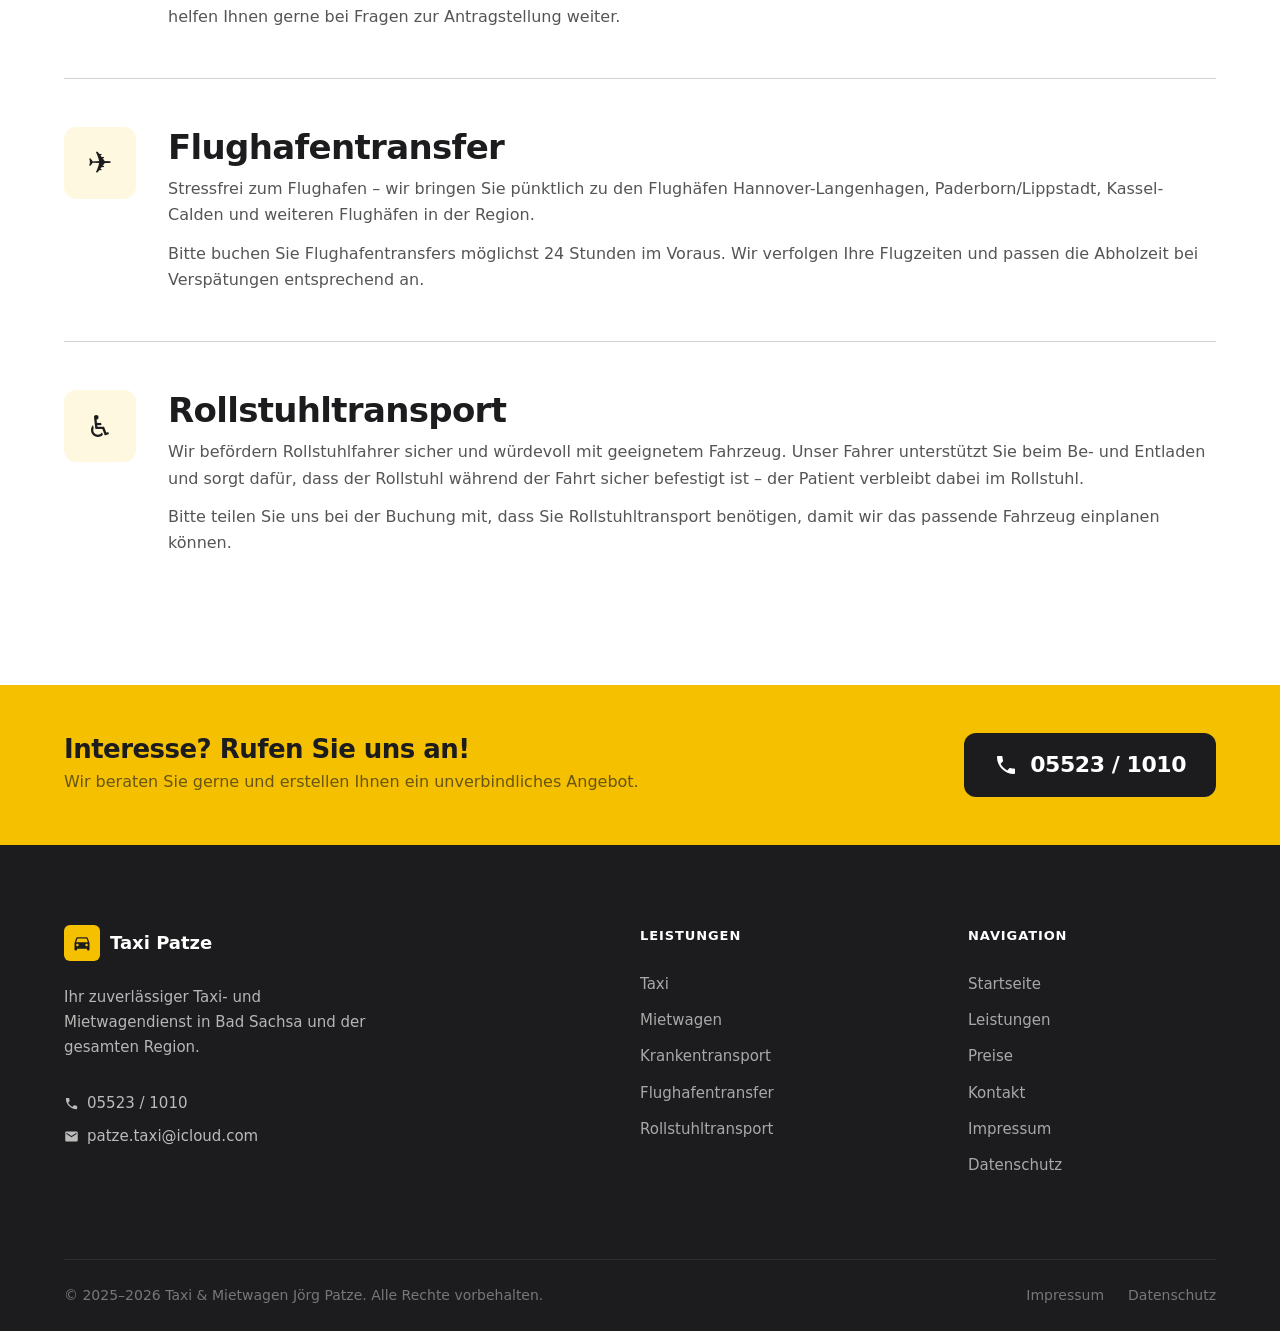
<file: leistungen.html>
<!DOCTYPE html>
<html lang="de">
<head>
  <meta charset="UTF-8">
  <meta name="viewport" content="width=device-width, initial-scale=1.0">
  <meta name="description" content="Leistungen von Taxi Patze Bad Sachsa: Taxi, Mietwagen, Krankentransport, Rehafahrten, Flughafentransfer und Rollstuhltransport.">
  <meta name="robots" content="index, follow">
  <link rel="canonical" href="https://taxi-patze.de/leistungen.html">
  <meta property="og:type" content="website">
  <meta property="og:locale" content="de_DE">
  <meta property="og:site_name" content="Taxi Patze Bad Sachsa">
  <meta property="og:title" content="Leistungen – Taxi Patze Bad Sachsa">
  <meta property="og:description" content="Taxi, Mietwagen, Krankentransport, Rehafahrten, Flughafentransfer und Rollstuhltransport in Bad Sachsa und Umgebung.">
  <meta property="og:url" content="https://taxi-patze.de/leistungen.html">
  <title>Leistungen – Taxi Patze Bad Sachsa</title>
  <link rel="stylesheet" href="css/style.css">
</head>
<body>

  <a class="skip-link" href="#main-content">Zum Hauptinhalt springen</a>

  <header>
    <nav class="nav" aria-label="Hauptnavigation">
      <div class="container nav__container">
        <a href="index.html" class="nav__logo" aria-label="Taxi Patze – zur Startseite">
          <span class="nav__logo-icon" aria-hidden="true">
            <svg width="22" height="22" viewBox="0 0 24 24" fill="#1C1C1E" aria-hidden="true">
              <path d="M18.92 6.01C18.72 5.42 18.16 5 17.5 5h-11c-.66 0-1.21.42-1.42 1.01L3 12v8c0 .55.45 1 1 1h1c.55 0 1-.45 1-1v-1h12v1c0 .55.45 1 1 1h1c.55 0 1-.45 1-1v-8l-2.08-5.99zM6.5 16c-.83 0-1.5-.67-1.5-1.5S5.67 13 6.5 13s1.5.67 1.5 1.5S7.33 16 6.5 16zm11 0c-.83 0-1.5-.67-1.5-1.5s.67-1.5 1.5-1.5 1.5.67 1.5 1.5-.67 1.5-1.5 1.5zM5 11l1.5-4.5h11L19 11H5z"/>
            </svg>
          </span>
          <span>Taxi <span class="nav__logo-accent">Patze</span></span>
        </a>
        <button class="nav__toggle" id="nav-toggle" aria-expanded="false" aria-controls="nav-menu" aria-label="Menü öffnen">
          <svg width="24" height="24" viewBox="0 0 24 24" fill="none" stroke="currentColor" stroke-width="2.5" stroke-linecap="round" aria-hidden="true">
            <line x1="3" y1="6"  x2="21" y2="6"/>
            <line x1="3" y1="12" x2="21" y2="12"/>
            <line x1="3" y1="18" x2="21" y2="18"/>
          </svg>
        </button>
        <ul class="nav__menu" id="nav-menu" role="list">
          <li><a class="nav__link" href="index.html">Startseite</a></li>
          <li><a class="nav__link" href="leistungen.html">Leistungen</a></li>
          <li><a class="nav__link" href="preise.html">Preise</a></li>
          <li><a class="nav__link" href="kontakt.html">Kontakt</a></li>
          <li><a class="nav__menu-cta" href="tel:055231010">
            <svg width="16" height="16" viewBox="0 0 24 24" fill="currentColor" aria-hidden="true"><path d="M6.6 10.8c1.4 2.8 3.8 5.1 6.6 6.6l2.2-2.2c.27-.27.67-.36 1.02-.24 1.12.37 2.32.57 3.58.57.55 0 1 .45 1 1V20c0 .55-.45 1-1 1-9.39 0-17-7.61-17-17 0-.55.45-1 1-1h3.5c.55 0 1 .45 1 1 0 1.25.2 2.45.57 3.57.11.35.03.74-.25 1.01L6.6 10.8z"/></svg>
            05523 / 1010
          </a></li>
        </ul>
        <a href="tel:055231010" class="nav__cta" aria-label="Jetzt anrufen: 05523 / 1010">
          <svg width="16" height="16" viewBox="0 0 24 24" fill="currentColor" aria-hidden="true"><path d="M6.6 10.8c1.4 2.8 3.8 5.1 6.6 6.6l2.2-2.2c.27-.27.67-.36 1.02-.24 1.12.37 2.32.57 3.58.57.55 0 1 .45 1 1V20c0 .55-.45 1-1 1-9.39 0-17-7.61-17-17 0-.55.45-1 1-1h3.5c.55 0 1 .45 1 1 0 1.25.2 2.45.57 3.57.11.35.03.74-.25 1.01L6.6 10.8z"/></svg>
          05523 / 1010
        </a>
      </div>
    </nav>
  </header>

  <main id="main-content">

    <div class="page-hero" aria-labelledby="page-title">
      <div class="container">
        <span class="label">Was wir bieten</span>
        <h1 id="page-title" class="page-hero__title">Unsere Leistungen</h1>
        <p class="page-hero__subtitle">Von der Alltagsfahrt bis zum Spezialservice – alles aus einer Hand und mit persönlichem Engagement.</p>
      </div>
    </div>

    <section class="section" aria-label="Leistungsübersicht">
      <div class="container">

        <article class="leistung" id="taxi">
          <div class="leistung__icon" aria-hidden="true">🚕</div>
          <div>
            <h2 class="leistung__title">Taxi</h2>
            <p class="leistung__text">
              Ob Einkaufsfahrt, Arztbesuch oder Abendausflug – mit Taxi Patze sind Sie immer sicher und pünktlich am Ziel. Wir bedienen das gesamte Stadtgebiet Bad Sachsa sowie die umliegenden Gemeinden.
            </p>
            <p class="leistung__text">
              Alle Taxifahrten werden nach dem offiziellen Taxitarif des Landkreises Göttingen abgerechnet – transparent und fair. Bestellen Sie per Telefon oder sprechen Sie uns direkt an.
            </p>
          </div>
        </article>

        <article class="leistung" id="mietwagen">
          <div class="leistung__icon" aria-hidden="true">🚗</div>
          <div>
            <h2 class="leistung__title">Mietwagen</h2>
            <p class="leistung__text">
              Für Fahrten über die Tarifgrenzen hinaus bieten wir Ihnen unseren Mietwagenservice an. Der Preis wird im Voraus zwischen Ihnen und uns vereinbart – keine Überraschungen.
            </p>
            <p class="leistung__text">
              Ideal für Ausflüge, Veranstaltungsbesuche oder Geschäftsreisen in der Region. Bitte möglichst frühzeitig buchen, damit wir Ihre Fahrt optimal planen können.
            </p>
          </div>
        </article>

<article class="leistung" id="kranken">
          <div class="leistung__icon" aria-hidden="true">🏥</div>
          <div>
            <h2 class="leistung__title">Krankenfahrten &amp; Reha</h2>

            <ul style="list-style: none; display: flex; flex-wrap: wrap; gap: 0.5rem; margin-bottom: 1.25rem;">
              <li style="background: var(--c-yellow-bg); border: 1px solid rgba(245,192,0,0.3); padding: 0.3rem 0.75rem; border-radius: 100px; font-size: 0.875rem; font-weight: 600;">Dialysefahrten</li>
              <li style="background: var(--c-yellow-bg); border: 1px solid rgba(245,192,0,0.3); padding: 0.3rem 0.75rem; border-radius: 100px; font-size: 0.875rem; font-weight: 600;">Krankenbeförderung sitzend</li>
              <li style="background: var(--c-yellow-bg); border: 1px solid rgba(245,192,0,0.3); padding: 0.3rem 0.75rem; border-radius: 100px; font-size: 0.875rem; font-weight: 600;">Rehafahrten</li>
              <li style="background: var(--c-yellow-bg); border: 1px solid rgba(245,192,0,0.3); padding: 0.3rem 0.75rem; border-radius: 100px; font-size: 0.875rem; font-weight: 600;">Rollstuhltransport (RolliCar)</li>
            </ul>

            <div style="background: var(--c-yellow); color: var(--c-dark); padding: 0.6rem 1rem; border-radius: var(--radius-sm); font-weight: 700; font-size: 0.9375rem; margin-bottom: 1.25rem; display: inline-block;">
              ✓ Zulassung für alle Kassen – AOK, BKK, Knappschaft, VDAK u.&nbsp;v.&nbsp;m.
            </div>

            <h3 style="margin-bottom: 0.5rem;">Krankentransporte</h3>
            <p class="leistung__text">
              Wir bringen Sie zum Arzt oder in ein Krankenhaus. Bei <strong>ambulanten Arztbesuchen</strong> beantragen Sie bitte eine Genehmigung bei Ihrer Krankenkasse und händigen diese unserem Fahrer aus. Für <strong>stationäre Fahrten</strong> ist dies nicht notwendig.
            </p>
            <p class="leistung__text">
              Sie zahlen lediglich Ihren Eigenanteil von <strong>10 % – mindestens 5,– €, maximal 10,– € pro Fahrt</strong>. Sind Sie von Zuzahlungen befreit, zahlen Sie gar nichts. Den Rest rechnen wir direkt mit Ihrer Kasse ab.
            </p>

            <h3 style="margin: 1rem 0 0.5rem;">Anerkannte Fahrten</h3>
            <ul style="list-style: disc; padding-left: 1.5rem; color: var(--c-text-muted); font-size: 0.9375rem; line-height: 1.9;">
              <li>Ambulante Behandlungen</li>
              <li>Ambulante Operationen und Tageskliniken</li>
              <li>Stationäre Behandlungen</li>
              <li>Strahlen- oder Chemotherapien</li>
              <li>Krankengymnastik</li>
            </ul>

            <h3 style="margin: 1.25rem 0 0.5rem;">Reha &amp; Kur</h3>
            <p class="leistung__text">
              Fahrten zur Rehabilitations- oder Kureinrichtung beantragen Sie bitte bei Ihrer Krankenkasse bzw. Berufsgenossenschaft (BG). Wir helfen Ihnen gerne bei Fragen zur Antragstellung weiter.
            </p>
          </div>
        </article>

        <article class="leistung" id="flughafen">
          <div class="leistung__icon" aria-hidden="true">✈️</div>
          <div>
            <h2 class="leistung__title">Flughafentransfer</h2>
            <p class="leistung__text">
              Stressfrei zum Flughafen – wir bringen Sie pünktlich zu den Flughäfen Hannover-Langenhagen, Paderborn/Lippstadt, Kassel-Calden und weiteren Flughäfen in der Region.
            </p>
            <p class="leistung__text">
              Bitte buchen Sie Flughafentransfers möglichst 24 Stunden im Voraus. Wir verfolgen Ihre Flugzeiten und passen die Abholzeit bei Verspätungen entsprechend an.
            </p>
          </div>
        </article>

        <article class="leistung" id="rollstuhl">
          <div class="leistung__icon" aria-hidden="true">♿</div>
          <div>
            <h2 class="leistung__title">Rollstuhltransport</h2>
            <p class="leistung__text">
              Wir befördern Rollstuhlfahrer sicher und würdevoll mit geeignetem Fahrzeug. Unser Fahrer unterstützt Sie beim Be- und Entladen und sorgt dafür, dass der Rollstuhl während der Fahrt sicher befestigt ist – der Patient verbleibt dabei im Rollstuhl.
            </p>
            <p class="leistung__text">
              Bitte teilen Sie uns bei der Buchung mit, dass Sie Rollstuhltransport benötigen, damit wir das passende Fahrzeug einplanen können.
            </p>
          </div>
        </article>

      </div>
    </section>

    <div class="cta-strip">
      <div class="container">
        <div class="cta-strip__inner">
          <div>
            <h2 class="cta-strip__title">Interesse? Rufen Sie uns an!</h2>
            <p class="cta-strip__subtitle">Wir beraten Sie gerne und erstellen Ihnen ein unverbindliches Angebot.</p>
          </div>
          <a href="tel:055231010" class="cta-strip__phone" aria-label="Anrufen: 05523 / 1010">
            <svg width="24" height="24" viewBox="0 0 24 24" fill="currentColor" aria-hidden="true">
              <path d="M6.6 10.8c1.4 2.8 3.8 5.1 6.6 6.6l2.2-2.2c.27-.27.67-.36 1.02-.24 1.12.37 2.32.57 3.58.57.55 0 1 .45 1 1V20c0 .55-.45 1-1 1-9.39 0-17-7.61-17-17 0-.55.45-1 1-1h3.5c.55 0 1 .45 1 1 0 1.25.2 2.45.57 3.57.11.35.03.74-.25 1.01L6.6 10.8z"/>
            </svg>
            05523 / 1010
          </a>
        </div>
      </div>
    </div>

  </main>

  <footer class="footer" aria-label="Seitenfuß">
    <div class="container">
      <div class="footer__grid">
        <div class="footer__brand">
          <div class="footer__logo">
            <span class="footer__logo-icon" aria-hidden="true">
              <svg width="20" height="20" viewBox="0 0 24 24" fill="#1C1C1E" aria-hidden="true"><path d="M18.92 6.01C18.72 5.42 18.16 5 17.5 5h-11c-.66 0-1.21.42-1.42 1.01L3 12v8c0 .55.45 1 1 1h1c.55 0 1-.45 1-1v-1h12v1c0 .55.45 1 1 1h1c.55 0 1-.45 1-1v-8l-2.08-5.99zM6.5 16c-.83 0-1.5-.67-1.5-1.5S5.67 13 6.5 13s1.5.67 1.5 1.5S7.33 16 6.5 16zm11 0c-.83 0-1.5-.67-1.5-1.5s.67-1.5 1.5-1.5 1.5.67 1.5 1.5-.67 1.5-1.5 1.5zM5 11l1.5-4.5h11L19 11H5z"/></svg>
            </span>
            Taxi Patze
          </div>
          <p class="footer__tagline">Ihr zuverlässiger Taxi- und Mietwagendienst in Bad Sachsa und der gesamten Region.</p>
          <div class="footer__contacts">
            <a href="tel:055231010" class="footer__contact-link">
              <svg width="15" height="15" viewBox="0 0 24 24" fill="currentColor" aria-hidden="true"><path d="M6.6 10.8c1.4 2.8 3.8 5.1 6.6 6.6l2.2-2.2c.27-.27.67-.36 1.02-.24 1.12.37 2.32.57 3.58.57.55 0 1 .45 1 1V20c0 .55-.45 1-1 1-9.39 0-17-7.61-17-17 0-.55.45-1 1-1h3.5c.55 0 1 .45 1 1 0 1.25.2 2.45.57 3.57.11.35.03.74-.25 1.01L6.6 10.8z"/></svg>
              05523 / 1010
            </a>
            <a href="mailto:patze.taxi@icloud.com" class="footer__contact-link">
              <svg width="15" height="15" viewBox="0 0 24 24" fill="currentColor" aria-hidden="true"><path d="M20 4H4c-1.1 0-2 .9-2 2v12c0 1.1.9 2 2 2h16c1.1 0 2-.9 2-2V6c0-1.1-.9-2-2-2zm0 4l-8 5-8-5V6l8 5 8-5v2z"/></svg>
              patze.taxi@icloud.com
            </a>
          </div>
        </div>
        <div>
          <p class="footer__col-title">Leistungen</p>
          <ul class="footer__links" role="list">
            <li><a href="leistungen.html#taxi">Taxi</a></li>
            <li><a href="leistungen.html#mietwagen">Mietwagen</a></li>
            <li><a href="leistungen.html#kranken">Krankentransport</a></li>
            <li><a href="leistungen.html#flughafen">Flughafentransfer</a></li>
            <li><a href="leistungen.html#rollstuhl">Rollstuhltransport</a></li>
          </ul>
        </div>
        <div>
          <p class="footer__col-title">Navigation</p>
          <ul class="footer__links" role="list">
            <li><a href="index.html">Startseite</a></li>
            <li><a href="leistungen.html">Leistungen</a></li>
            <li><a href="preise.html">Preise</a></li>
            <li><a href="kontakt.html">Kontakt</a></li>
            <li><a href="impressum.html">Impressum</a></li>
            <li><a href="datenschutz.html">Datenschutz</a></li>
          </ul>
        </div>
      </div>
      <div class="footer__bottom">
        <p>&copy; 2025–2026 Taxi &amp; Mietwagen Jörg Patze. Alle Rechte vorbehalten.</p>
        <nav aria-label="Rechtliche Links">
          <ul class="footer__legal" role="list">
            <li><a href="impressum.html">Impressum</a></li>
            <li><a href="datenschutz.html">Datenschutz</a></li>
          </ul>
        </nav>
      </div>
    </div>
  </footer>

  <script src="js/main.js"></script>
</body>
</html>
</file>
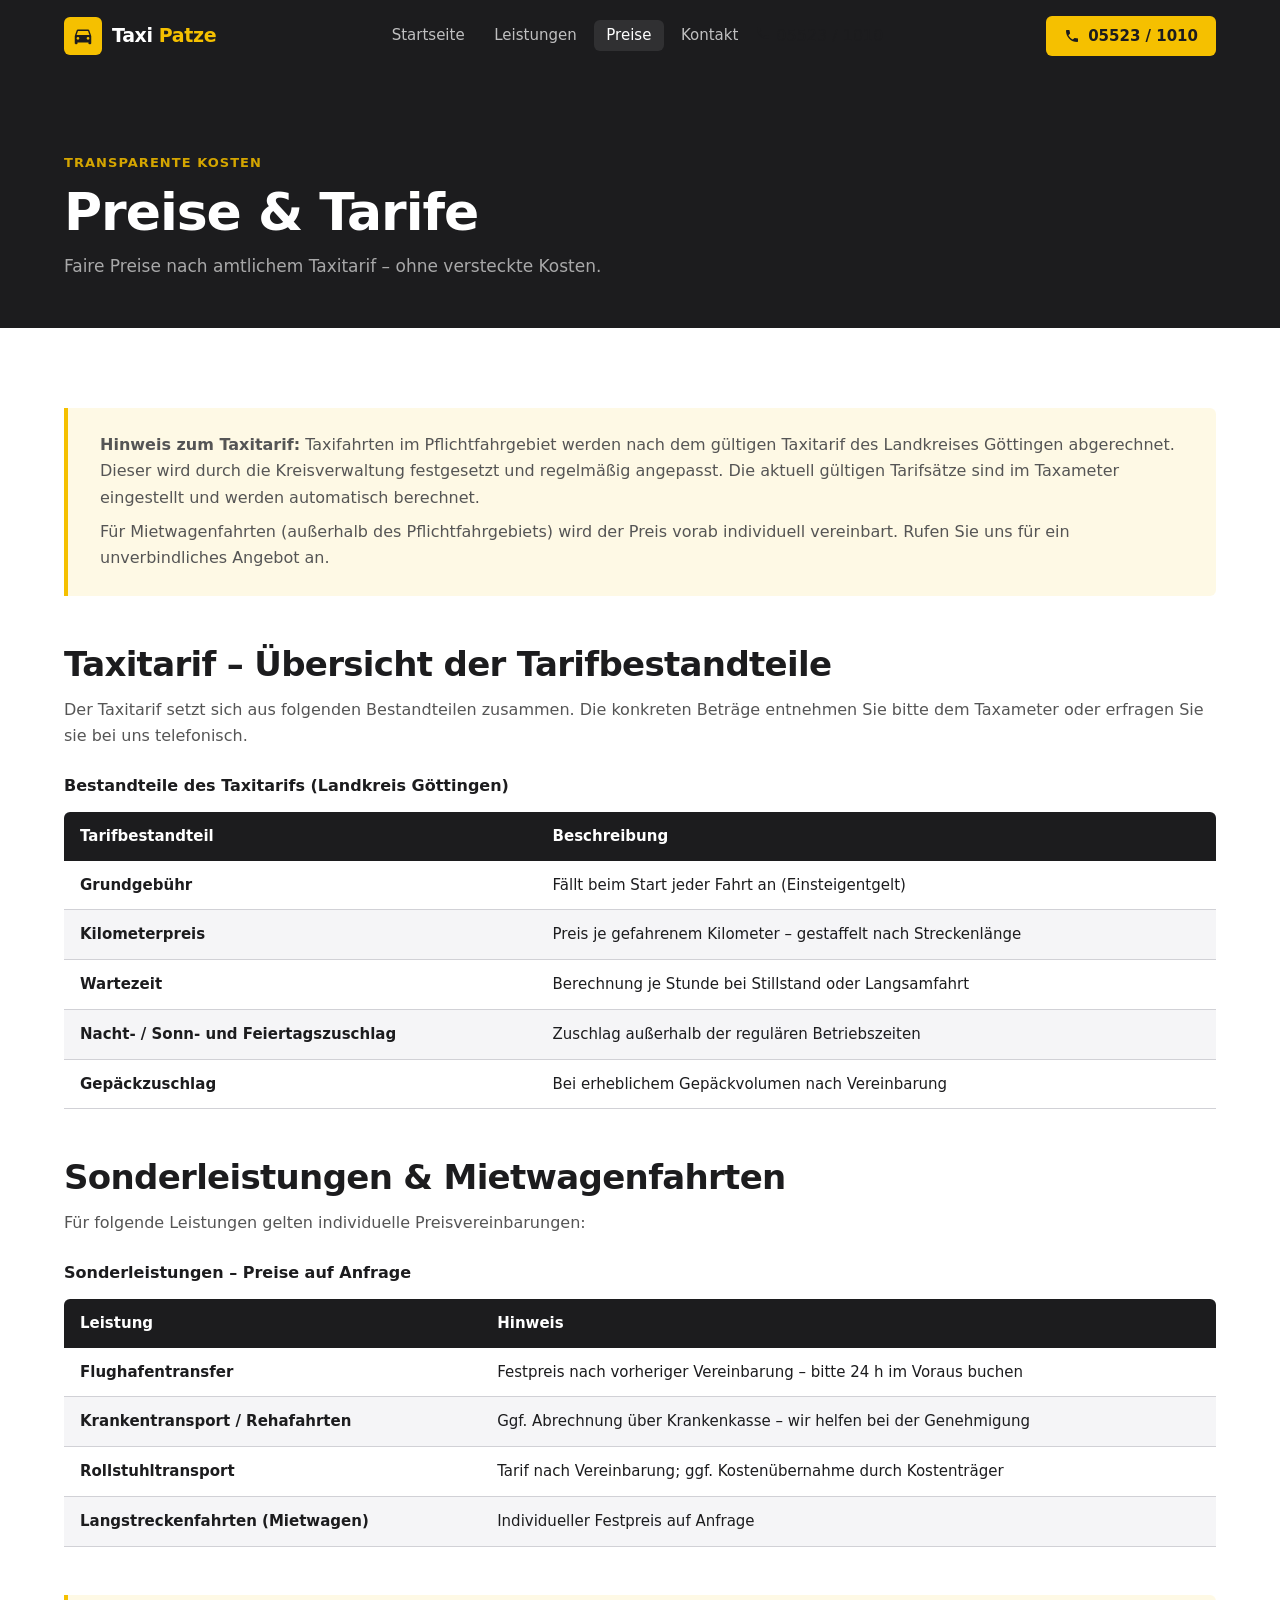
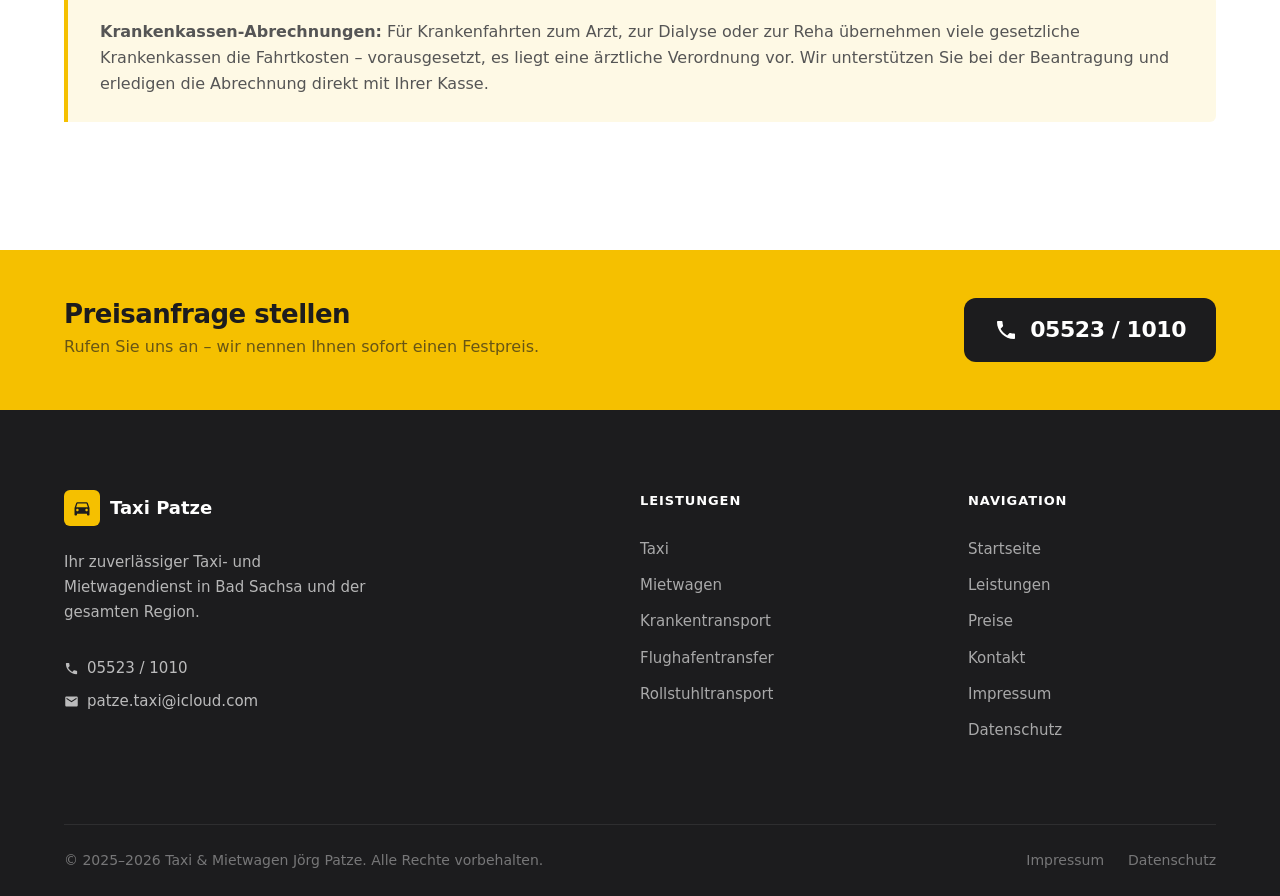
<file: preise.html>
<!DOCTYPE html>
<html lang="de">
<head>
  <meta charset="UTF-8">
  <meta name="viewport" content="width=device-width, initial-scale=1.0">
  <meta name="description" content="Preise und Tarife von Taxi Patze Bad Sachsa – nach dem amtlichen Taxitarif des Landkreises Göttingen. Transparente Abrechnung ohne versteckte Kosten.">
  <meta name="robots" content="index, follow">
  <link rel="canonical" href="https://taxi-patze.de/preise.html">
  <meta property="og:type" content="website">
  <meta property="og:locale" content="de_DE">
  <meta property="og:site_name" content="Taxi Patze Bad Sachsa">
  <meta property="og:title" content="Preise – Taxi Patze Bad Sachsa">
  <meta property="og:description" content="Tarife nach dem amtlichen Taxitarif des Landkreises Göttingen. Transparent und ohne versteckte Kosten.">
  <meta property="og:url" content="https://taxi-patze.de/preise.html">
  <title>Preise – Taxi Patze Bad Sachsa</title>
  <link rel="stylesheet" href="css/style.css">
</head>
<body>

  <a class="skip-link" href="#main-content">Zum Hauptinhalt springen</a>

  <header>
    <nav class="nav" aria-label="Hauptnavigation">
      <div class="container nav__container">
        <a href="index.html" class="nav__logo" aria-label="Taxi Patze – zur Startseite">
          <span class="nav__logo-icon" aria-hidden="true">
            <svg width="22" height="22" viewBox="0 0 24 24" fill="#1C1C1E" aria-hidden="true">
              <path d="M18.92 6.01C18.72 5.42 18.16 5 17.5 5h-11c-.66 0-1.21.42-1.42 1.01L3 12v8c0 .55.45 1 1 1h1c.55 0 1-.45 1-1v-1h12v1c0 .55.45 1 1 1h1c.55 0 1-.45 1-1v-8l-2.08-5.99zM6.5 16c-.83 0-1.5-.67-1.5-1.5S5.67 13 6.5 13s1.5.67 1.5 1.5S7.33 16 6.5 16zm11 0c-.83 0-1.5-.67-1.5-1.5s.67-1.5 1.5-1.5 1.5.67 1.5 1.5-.67 1.5-1.5 1.5zM5 11l1.5-4.5h11L19 11H5z"/>
            </svg>
          </span>
          <span>Taxi <span class="nav__logo-accent">Patze</span></span>
        </a>
        <button class="nav__toggle" id="nav-toggle" aria-expanded="false" aria-controls="nav-menu" aria-label="Menü öffnen">
          <svg width="24" height="24" viewBox="0 0 24 24" fill="none" stroke="currentColor" stroke-width="2.5" stroke-linecap="round" aria-hidden="true">
            <line x1="3" y1="6"  x2="21" y2="6"/>
            <line x1="3" y1="12" x2="21" y2="12"/>
            <line x1="3" y1="18" x2="21" y2="18"/>
          </svg>
        </button>
        <ul class="nav__menu" id="nav-menu" role="list">
          <li><a class="nav__link" href="index.html">Startseite</a></li>
          <li><a class="nav__link" href="leistungen.html">Leistungen</a></li>
          <li><a class="nav__link" href="preise.html">Preise</a></li>
          <li><a class="nav__link" href="kontakt.html">Kontakt</a></li>
          <li><a class="nav__menu-cta" href="tel:055231010">
            <svg width="16" height="16" viewBox="0 0 24 24" fill="currentColor" aria-hidden="true"><path d="M6.6 10.8c1.4 2.8 3.8 5.1 6.6 6.6l2.2-2.2c.27-.27.67-.36 1.02-.24 1.12.37 2.32.57 3.58.57.55 0 1 .45 1 1V20c0 .55-.45 1-1 1-9.39 0-17-7.61-17-17 0-.55.45-1 1-1h3.5c.55 0 1 .45 1 1 0 1.25.2 2.45.57 3.57.11.35.03.74-.25 1.01L6.6 10.8z"/></svg>
            05523 / 1010
          </a></li>
        </ul>
        <a href="tel:055231010" class="nav__cta" aria-label="Jetzt anrufen: 05523 / 1010">
          <svg width="16" height="16" viewBox="0 0 24 24" fill="currentColor" aria-hidden="true"><path d="M6.6 10.8c1.4 2.8 3.8 5.1 6.6 6.6l2.2-2.2c.27-.27.67-.36 1.02-.24 1.12.37 2.32.57 3.58.57.55 0 1 .45 1 1V20c0 .55-.45 1-1 1-9.39 0-17-7.61-17-17 0-.55.45-1 1-1h3.5c.55 0 1 .45 1 1 0 1.25.2 2.45.57 3.57.11.35.03.74-.25 1.01L6.6 10.8z"/></svg>
          05523 / 1010
        </a>
      </div>
    </nav>
  </header>

  <main id="main-content">

    <div class="page-hero" aria-labelledby="page-title">
      <div class="container">
        <span class="label">Transparente Kosten</span>
        <h1 id="page-title" class="page-hero__title">Preise &amp; Tarife</h1>
        <p class="page-hero__subtitle">Faire Preise nach amtlichem Taxitarif – ohne versteckte Kosten.</p>
      </div>
    </div>

    <section class="section" aria-labelledby="tarif-heading">
      <div class="container">

        <div class="price-note" role="note">
          <p><strong>Hinweis zum Taxitarif:</strong> Taxifahrten im Pflichtfahrgebiet werden nach dem gültigen Taxitarif des Landkreises Göttingen abgerechnet. Dieser wird durch die Kreisverwaltung festgesetzt und regelmäßig angepasst. Die aktuell gültigen Tarifsätze sind im Taxameter eingestellt und werden automatisch berechnet.</p>
          <p>Für Mietwagenfahrten (außerhalb des Pflichtfahrgebiets) wird der Preis vorab individuell vereinbart. Rufen Sie uns für ein unverbindliches Angebot an.</p>
        </div>

        <h2 id="tarif-heading">Taxitarif – Übersicht der Tarifbestandteile</h2>
        <p style="margin: 0.75rem 0 1.5rem; color: var(--c-text-muted); max-width: none;">Der Taxitarif setzt sich aus folgenden Bestandteilen zusammen. Die konkreten Beträge entnehmen Sie bitte dem Taxameter oder erfragen Sie sie bei uns telefonisch.</p>

        <table class="price-table" aria-label="Taxitarif-Bestandteile">
          <caption>Bestandteile des Taxitarifs (Landkreis Göttingen)</caption>
          <thead>
            <tr>
              <th scope="col">Tarifbestandteil</th>
              <th scope="col">Beschreibung</th>
            </tr>
          </thead>
          <tbody>
            <tr>
              <td><strong>Grundgebühr</strong></td>
              <td>Fällt beim Start jeder Fahrt an (Einsteigentgelt)</td>
            </tr>
            <tr>
              <td><strong>Kilometerpreis</strong></td>
              <td>Preis je gefahrenem Kilometer – gestaffelt nach Streckenlänge</td>
            </tr>
            <tr>
              <td><strong>Wartezeit</strong></td>
              <td>Berechnung je Stunde bei Stillstand oder Langsamfahrt</td>
            </tr>
            <tr>
              <td><strong>Nacht- / Sonn- und Feiertagszuschlag</strong></td>
              <td>Zuschlag außerhalb der regulären Betriebszeiten</td>
            </tr>
            <tr>
              <td><strong>Gepäckzuschlag</strong></td>
              <td>Bei erheblichem Gepäckvolumen nach Vereinbarung</td>
            </tr>
          </tbody>
        </table>

        <h2 id="sonder-heading" style="margin-top: 3rem;">Sonderleistungen &amp; Mietwagenfahrten</h2>
        <p style="margin: 0.75rem 0 1.5rem; color: var(--c-text-muted); max-width: none;">Für folgende Leistungen gelten individuelle Preisvereinbarungen:</p>

        <table class="price-table" aria-label="Sonderleistungen">
          <caption>Sonderleistungen – Preise auf Anfrage</caption>
          <thead>
            <tr>
              <th scope="col">Leistung</th>
              <th scope="col">Hinweis</th>
            </tr>
          </thead>
          <tbody>
            <tr>
              <td><strong>Flughafentransfer</strong></td>
              <td>Festpreis nach vorheriger Vereinbarung – bitte 24 h im Voraus buchen</td>
            </tr>
            <tr>
              <td><strong>Krankentransport / Rehafahrten</strong></td>
              <td>Ggf. Abrechnung über Krankenkasse – wir helfen bei der Genehmigung</td>
            </tr>
            <tr>
              <td><strong>Rollstuhltransport</strong></td>
              <td>Tarif nach Vereinbarung; ggf. Kostenübernahme durch Kostenträger</td>
            </tr>
            <tr>
              <td><strong>Langstreckenfahrten (Mietwagen)</strong></td>
              <td>Individueller Festpreis auf Anfrage</td>
            </tr>
          </tbody>
        </table>

        <div class="price-note" style="margin-top: 2.5rem;" role="note">
          <p><strong>Krankenkassen-Abrechnungen:</strong> Für Krankenfahrten zum Arzt, zur Dialyse oder zur Reha übernehmen viele gesetzliche Krankenkassen die Fahrtkosten – vorausgesetzt, es liegt eine ärztliche Verordnung vor. Wir unterstützen Sie bei der Beantragung und erledigen die Abrechnung direkt mit Ihrer Kasse.</p>
        </div>

      </div>
    </section>

    <div class="cta-strip">
      <div class="container">
        <div class="cta-strip__inner">
          <div>
            <h2 class="cta-strip__title">Preisanfrage stellen</h2>
            <p class="cta-strip__subtitle">Rufen Sie uns an – wir nennen Ihnen sofort einen Festpreis.</p>
          </div>
          <a href="tel:055231010" class="cta-strip__phone" aria-label="Anrufen: 05523 / 1010">
            <svg width="24" height="24" viewBox="0 0 24 24" fill="currentColor" aria-hidden="true">
              <path d="M6.6 10.8c1.4 2.8 3.8 5.1 6.6 6.6l2.2-2.2c.27-.27.67-.36 1.02-.24 1.12.37 2.32.57 3.58.57.55 0 1 .45 1 1V20c0 .55-.45 1-1 1-9.39 0-17-7.61-17-17 0-.55.45-1 1-1h3.5c.55 0 1 .45 1 1 0 1.25.2 2.45.57 3.57.11.35.03.74-.25 1.01L6.6 10.8z"/>
            </svg>
            05523 / 1010
          </a>
        </div>
      </div>
    </div>

  </main>

  <footer class="footer" aria-label="Seitenfuß">
    <div class="container">
      <div class="footer__grid">
        <div class="footer__brand">
          <div class="footer__logo">
            <span class="footer__logo-icon" aria-hidden="true">
              <svg width="20" height="20" viewBox="0 0 24 24" fill="#1C1C1E" aria-hidden="true"><path d="M18.92 6.01C18.72 5.42 18.16 5 17.5 5h-11c-.66 0-1.21.42-1.42 1.01L3 12v8c0 .55.45 1 1 1h1c.55 0 1-.45 1-1v-1h12v1c0 .55.45 1 1 1h1c.55 0 1-.45 1-1v-8l-2.08-5.99zM6.5 16c-.83 0-1.5-.67-1.5-1.5S5.67 13 6.5 13s1.5.67 1.5 1.5S7.33 16 6.5 16zm11 0c-.83 0-1.5-.67-1.5-1.5s.67-1.5 1.5-1.5 1.5.67 1.5 1.5-.67 1.5-1.5 1.5zM5 11l1.5-4.5h11L19 11H5z"/></svg>
            </span>
            Taxi Patze
          </div>
          <p class="footer__tagline">Ihr zuverlässiger Taxi- und Mietwagendienst in Bad Sachsa und der gesamten Region.</p>
          <div class="footer__contacts">
            <a href="tel:055231010" class="footer__contact-link">
              <svg width="15" height="15" viewBox="0 0 24 24" fill="currentColor" aria-hidden="true"><path d="M6.6 10.8c1.4 2.8 3.8 5.1 6.6 6.6l2.2-2.2c.27-.27.67-.36 1.02-.24 1.12.37 2.32.57 3.58.57.55 0 1 .45 1 1V20c0 .55-.45 1-1 1-9.39 0-17-7.61-17-17 0-.55.45-1 1-1h3.5c.55 0 1 .45 1 1 0 1.25.2 2.45.57 3.57.11.35.03.74-.25 1.01L6.6 10.8z"/></svg>
              05523 / 1010
            </a>
            <a href="mailto:patze.taxi@icloud.com" class="footer__contact-link">
              <svg width="15" height="15" viewBox="0 0 24 24" fill="currentColor" aria-hidden="true"><path d="M20 4H4c-1.1 0-2 .9-2 2v12c0 1.1.9 2 2 2h16c1.1 0 2-.9 2-2V6c0-1.1-.9-2-2-2zm0 4l-8 5-8-5V6l8 5 8-5v2z"/></svg>
              patze.taxi@icloud.com
            </a>
          </div>
        </div>
        <div>
          <p class="footer__col-title">Leistungen</p>
          <ul class="footer__links" role="list">
            <li><a href="leistungen.html#taxi">Taxi</a></li>
            <li><a href="leistungen.html#mietwagen">Mietwagen</a></li>
            <li><a href="leistungen.html#kranken">Krankentransport</a></li>
            <li><a href="leistungen.html#flughafen">Flughafentransfer</a></li>
            <li><a href="leistungen.html#rollstuhl">Rollstuhltransport</a></li>
          </ul>
        </div>
        <div>
          <p class="footer__col-title">Navigation</p>
          <ul class="footer__links" role="list">
            <li><a href="index.html">Startseite</a></li>
            <li><a href="leistungen.html">Leistungen</a></li>
            <li><a href="preise.html">Preise</a></li>
            <li><a href="kontakt.html">Kontakt</a></li>
            <li><a href="impressum.html">Impressum</a></li>
            <li><a href="datenschutz.html">Datenschutz</a></li>
          </ul>
        </div>
      </div>
      <div class="footer__bottom">
        <p>&copy; 2025–2026 Taxi &amp; Mietwagen Jörg Patze. Alle Rechte vorbehalten.</p>
        <nav aria-label="Rechtliche Links">
          <ul class="footer__legal" role="list">
            <li><a href="impressum.html">Impressum</a></li>
            <li><a href="datenschutz.html">Datenschutz</a></li>
          </ul>
        </nav>
      </div>
    </div>
  </footer>

  <script src="js/main.js"></script>
</body>
</html>
</file>
<file: css/style.css>
/* ============================================================
   TAXI PATZE – Stylesheet
   WCAG 2.1 AA · BFSG-konform · Keine externen Abhängigkeiten
   ============================================================ */

/* --- Custom Properties --- */
:root {
  --c-yellow:       #F5C000;
  --c-yellow-dark:  #D4A500;
  --c-yellow-bg:    rgba(245, 192, 0, 0.12);
  --c-dark:         #1C1C1E;
  --c-dark-2:       #2C2C2E;
  --c-text:         #1C1C1E;
  --c-text-muted:   #555555;
  --c-bg:           #FFFFFF;
  --c-bg-light:     #F5F5F7;
  --c-border:       #D1D1D6;
  --c-white:        #FFFFFF;
  --c-error:        #C0392B;

  --font: system-ui, -apple-system, BlinkMacSystemFont, 'Segoe UI', Roboto, Arial, sans-serif;

  --max-w:     1200px;
  --sp-xs:     0.5rem;
  --sp-sm:     1rem;
  --sp-md:     1.5rem;
  --sp-lg:     2rem;
  --sp-xl:     3rem;
  --sp-2xl:    5rem;

  --radius-sm: 6px;
  --radius:    12px;

  --shadow:    0 2px 8px rgba(0, 0, 0, 0.08);
  --shadow-lg: 0 8px 28px rgba(0, 0, 0, 0.12);

  --nav-h:     72px;
  --ease:      0.2s ease;
}

/* --- Reset --- */
*, *::before, *::after { box-sizing: border-box; margin: 0; padding: 0; }

html {
  scroll-behavior: smooth;
  font-size: 16px;
}

body {
  font-family: var(--font);
  color: var(--c-text);
  background: var(--c-bg);
  line-height: 1.65;
  -webkit-font-smoothing: antialiased;
}

img { max-width: 100%; height: auto; display: block; }
a   { color: inherit; text-decoration: none; }
ul  { list-style: none; }

/* --- Barrierefreiheit (BFSG / WCAG 2.1 AA) --- */
.skip-link {
  position: absolute;
  top: -200%;
  left: 1rem;
  background: var(--c-yellow);
  color: var(--c-dark);
  font-weight: 700;
  padding: 0.5rem 1.25rem;
  border-radius: 0 0 var(--radius-sm) var(--radius-sm);
  z-index: 9999;
  transition: top var(--ease);
  text-decoration: underline;
}
.skip-link:focus { top: 0; }

:focus-visible {
  outline: 3px solid var(--c-yellow);
  outline-offset: 3px;
  border-radius: 2px;
}

/* --- Typografie --- */
h1, h2, h3, h4, h5, h6 {
  font-weight: 700;
  line-height: 1.2;
  letter-spacing: -0.02em;
}
h1 { font-size: clamp(2rem,    5vw, 3.25rem); }
h2 { font-size: clamp(1.5rem,  3vw, 2.125rem); }
h3 { font-size: clamp(1.1rem,  2vw, 1.375rem); }
h4 { font-size: 1.0625rem; }

p { max-width: 65ch; }

.lead {
  font-size: 1.0625rem;
  color: var(--c-text-muted);
  max-width: 58ch;
}

.label {
  display: block;
  font-size: 0.8125rem;
  font-weight: 700;
  letter-spacing: 0.08em;
  text-transform: uppercase;
  color: var(--c-yellow-dark);
  margin-bottom: 0.5rem;
}

.section-header {
  text-align: center;
  max-width: 620px;
  margin: 0 auto var(--sp-xl);
}
.section-header .lead { margin: 0.75rem auto 0; }

/* --- Layout --- */
.container {
  max-width: var(--max-w);
  margin: 0 auto;
  padding: 0 var(--sp-md);
}

.section        { padding: var(--sp-2xl) 0; }
.section--light { background: var(--c-bg-light); }
.section--dark  { background: var(--c-dark); color: var(--c-white); }

/* --- Navigation --- */
.nav {
  position: sticky;
  top: 0;
  z-index: 200;
  background: var(--c-dark);
  height: var(--nav-h);
  display: flex;
  align-items: center;
}

.nav__container {
  display: flex;
  align-items: center;
  justify-content: space-between;
  gap: var(--sp-lg);
  width: 100%;
}

.nav__logo {
  display: flex;
  align-items: center;
  gap: 0.625rem;
  font-weight: 800;
  font-size: 1.1875rem;
  color: var(--c-white);
  letter-spacing: -0.02em;
  flex-shrink: 0;
}
.nav__logo-icon {
  width: 38px;
  height: 38px;
  background: var(--c-yellow);
  border-radius: var(--radius-sm);
  display: flex;
  align-items: center;
  justify-content: center;
}
.nav__logo-accent { color: var(--c-yellow); }

.nav__menu {
  display: flex;
  align-items: center;
  gap: 0.25rem;
}

.nav__link {
  color: rgba(255, 255, 255, 0.72);
  font-size: 0.9375rem;
  font-weight: 500;
  padding: 0.4rem 0.8rem;
  border-radius: var(--radius-sm);
  transition: color var(--ease), background var(--ease);
}
.nav__link:hover,
.nav__link[aria-current="page"] {
  color: var(--c-white);
  background: rgba(255, 255, 255, 0.09);
}

.nav__cta {
  display: inline-flex;
  align-items: center;
  gap: 0.5rem;
  background: var(--c-yellow);
  color: var(--c-dark);
  font-weight: 700;
  font-size: 0.9375rem;
  padding: 0.5rem 1.125rem;
  border-radius: var(--radius-sm);
  flex-shrink: 0;
  transition: background var(--ease), transform var(--ease);
}
.nav__cta:hover { background: var(--c-yellow-dark); transform: translateY(-1px); }

.nav__toggle {
  display: none;
  background: none;
  border: none;
  color: var(--c-white);
  cursor: pointer;
  padding: 0.5rem;
  border-radius: var(--radius-sm);
  line-height: 0;
}

@media (max-width: 768px) {
  .nav__toggle { display: flex; align-items: center; }
  .nav__cta    { display: none; }

  .nav__menu {
    display: none;
    position: absolute;
    top: var(--nav-h);
    left: 0; right: 0;
    background: var(--c-dark-2);
    flex-direction: column;
    align-items: stretch;
    padding: var(--sp-sm) var(--sp-md) var(--sp-md);
    gap: 0.25rem;
    border-top: 1px solid rgba(255,255,255,0.07);
    box-shadow: var(--shadow-lg);
  }
  .nav__menu.is-open { display: flex; }

  .nav__link { padding: 0.75rem 1rem; }

  .nav__menu-cta {
    display: flex;
    align-items: center;
    justify-content: center;
    gap: 0.5rem;
    background: var(--c-yellow);
    color: var(--c-dark);
    font-weight: 700;
    font-size: 1rem;
    padding: 0.875rem;
    border-radius: var(--radius-sm);
    margin-top: 0.5rem;
  }
}

/* --- Buttons --- */
.btn {
  display: inline-flex;
  align-items: center;
  justify-content: center;
  gap: 0.5rem;
  font-family: var(--font);
  font-weight: 700;
  font-size: 1rem;
  line-height: 1;
  padding: 0.875rem 1.875rem;
  border-radius: var(--radius-sm);
  border: 2px solid transparent;
  cursor: pointer;
  white-space: nowrap;
  transition: background var(--ease), color var(--ease), border-color var(--ease),
              transform var(--ease), box-shadow var(--ease);
}
.btn:hover { transform: translateY(-2px); box-shadow: var(--shadow); }

.btn--primary  { background: var(--c-yellow); color: var(--c-dark); }
.btn--primary:hover  { background: var(--c-yellow-dark); }

.btn--dark  { background: var(--c-dark); color: var(--c-white); }
.btn--dark:hover  { background: var(--c-dark-2); }

.btn--outline-white {
  background: transparent;
  color: var(--c-white);
  border-color: rgba(255, 255, 255, 0.45);
}
.btn--outline-white:hover {
  background: rgba(255, 255, 255, 0.09);
  border-color: rgba(255, 255, 255, 0.75);
}

.btn--lg { font-size: 1.0625rem; padding: 1rem 2.125rem; }

/* --- Hero (Startseite) --- */
.hero {
  background: var(--c-dark);
  color: var(--c-white);
  padding: var(--sp-2xl) 0;
  min-height: calc(100svh - var(--nav-h));
  display: flex;
  align-items: center;
  position: relative;
  overflow: hidden;
}
.hero::after {
  content: '';
  position: absolute;
  inset: 0;
  background: radial-gradient(ellipse 60% 80% at 80% 50%, rgba(245,192,0,0.07) 0%, transparent 70%);
  pointer-events: none;
}

.hero__inner { max-width: 680px; position: relative; z-index: 1; }

.hero__badge {
  display: inline-flex;
  align-items: center;
  gap: 0.5rem;
  background: rgba(245, 192, 0, 0.14);
  border: 1px solid rgba(245, 192, 0, 0.32);
  color: var(--c-yellow);
  font-size: 0.875rem;
  font-weight: 600;
  padding: 0.375rem 0.875rem;
  border-radius: 100px;
  margin-bottom: var(--sp-md);
}

.hero__title {
  color: var(--c-white);
  margin-bottom: var(--sp-md);
}
.hero__title-accent { color: var(--c-yellow); }

.hero__subtitle {
  font-size: 1.0625rem;
  color: rgba(255, 255, 255, 0.68);
  margin-bottom: var(--sp-xl);
  max-width: 52ch;
}

.hero__actions {
  display: flex;
  flex-wrap: wrap;
  gap: var(--sp-sm);
  align-items: center;
}

.hero__stats {
  display: flex;
  flex-wrap: wrap;
  gap: var(--sp-xl);
  margin-top: var(--sp-2xl);
  padding-top: var(--sp-xl);
  border-top: 1px solid rgba(255, 255, 255, 0.1);
}
.hero__stat-value {
  font-size: 1.75rem;
  font-weight: 800;
  color: var(--c-yellow);
  display: block;
  line-height: 1;
}
.hero__stat-label {
  font-size: 0.875rem;
  color: rgba(255, 255, 255, 0.6);
  margin-top: 0.25rem;
}

/* --- Page Hero (Unterseiten) --- */
.page-hero {
  background: var(--c-dark);
  color: var(--c-white);
  padding: var(--sp-2xl) 0 var(--sp-xl);
}
.page-hero__title   { color: var(--c-white); margin-bottom: var(--sp-xs); }
.page-hero__subtitle {
  color: rgba(255, 255, 255, 0.62);
  font-size: 1.0625rem;
  max-width: 55ch;
  margin-top: 0.5rem;
}

/* --- Service Cards --- */
.services-grid {
  display: grid;
  grid-template-columns: repeat(auto-fill, minmax(290px, 1fr));
  gap: var(--sp-md);
}

.service-card {
  background: var(--c-white);
  border: 1px solid var(--c-border);
  border-radius: var(--radius);
  padding: var(--sp-lg);
  transition: box-shadow var(--ease), transform var(--ease), border-color var(--ease);
}
.service-card:hover {
  box-shadow: var(--shadow-lg);
  transform: translateY(-4px);
  border-color: var(--c-yellow);
}
.service-card__icon {
  width: 54px;
  height: 54px;
  background: var(--c-yellow-bg);
  border-radius: var(--radius-sm);
  display: flex;
  align-items: center;
  justify-content: center;
  font-size: 1.5rem;
  margin-bottom: var(--sp-md);
}
.service-card__title { font-size: 1.0625rem; margin-bottom: 0.5rem; }
.service-card__text  { color: var(--c-text-muted); font-size: 0.9375rem; max-width: none; }

/* --- Features (Warum wir) --- */
.features-grid {
  display: grid;
  grid-template-columns: repeat(auto-fill, minmax(250px, 1fr));
  gap: var(--sp-lg);
}

.feature {
  display: flex;
  gap: var(--sp-md);
  align-items: flex-start;
}
.feature__icon {
  width: 46px;
  height: 46px;
  background: var(--c-yellow-bg);
  border-radius: var(--radius-sm);
  display: flex;
  align-items: center;
  justify-content: center;
  font-size: 1.25rem;
  flex-shrink: 0;
}
.feature__title { font-size: 1rem; margin-bottom: 0.25rem; }
.feature__text  { font-size: 0.9rem; color: var(--c-text-muted); max-width: none; }

/* --- CTA-Streifen --- */
.cta-strip {
  background: var(--c-yellow);
  padding: var(--sp-xl) 0;
}
.cta-strip__inner {
  display: flex;
  align-items: center;
  justify-content: space-between;
  gap: var(--sp-lg);
  flex-wrap: wrap;
}
.cta-strip__title    { color: var(--c-dark); font-size: clamp(1.25rem, 3vw, 1.625rem); }
.cta-strip__subtitle { color: rgba(28, 28, 30, 0.65); margin-top: 0.25rem; max-width: none; }
.cta-strip__phone {
  display: inline-flex;
  align-items: center;
  gap: 0.75rem;
  background: var(--c-dark);
  color: var(--c-white);
  font-size: 1.375rem;
  font-weight: 800;
  padding: 0.875rem 1.875rem;
  border-radius: var(--radius);
  letter-spacing: -0.02em;
  transition: background var(--ease);
  white-space: nowrap;
}
.cta-strip__phone:hover { background: var(--c-dark-2); }

/* --- Leistungen Detail --- */
.leistung {
  display: grid;
  grid-template-columns: 72px 1fr;
  gap: var(--sp-lg);
  padding: var(--sp-xl) 0;
  border-bottom: 1px solid var(--c-border);
}
.leistung:last-child { border-bottom: none; }

.leistung__icon {
  width: 72px;
  height: 72px;
  background: var(--c-yellow-bg);
  border-radius: var(--radius);
  display: flex;
  align-items: center;
  justify-content: center;
  font-size: 1.875rem;
  flex-shrink: 0;
}
.leistung__title { margin-bottom: 0.5rem; }
.leistung__text  { color: var(--c-text-muted); max-width: none; }
.leistung__text  + .leistung__text { margin-top: 0.75rem; }

/* --- Preise --- */
.price-note {
  background: rgba(245, 192, 0, 0.1);
  border-left: 4px solid var(--c-yellow);
  padding: var(--sp-md) var(--sp-lg);
  border-radius: 0 var(--radius-sm) var(--radius-sm) 0;
  margin-bottom: var(--sp-xl);
}
.price-note p { max-width: none; color: var(--c-text-muted); }
.price-note p + p { margin-top: 0.5rem; }

.price-table {
  width: 100%;
  border-collapse: collapse;
  font-size: 0.9375rem;
  margin-bottom: var(--sp-xl);
}
.price-table caption {
  text-align: left;
  font-weight: 700;
  font-size: 1rem;
  padding: 0 0 0.75rem;
  color: var(--c-text);
}
.price-table th {
  text-align: left;
  padding: 0.75rem 1rem;
  background: var(--c-dark);
  color: var(--c-white);
  font-weight: 600;
  white-space: nowrap;
}
.price-table th:first-child { border-radius: var(--radius-sm) 0 0 0; }
.price-table th:last-child  { border-radius: 0 var(--radius-sm) 0 0; }
.price-table td {
  padding: 0.75rem 1rem;
  border-bottom: 1px solid var(--c-border);
  vertical-align: top;
}
.price-table tr:nth-child(even) td { background: var(--c-bg-light); }

/* --- Kontakt --- */
.contact-grid {
  display: grid;
  grid-template-columns: 1fr 1.2fr;
  gap: var(--sp-2xl);
  align-items: start;
}

.contact-info__item {
  display: flex;
  gap: var(--sp-md);
  align-items: flex-start;
  padding: var(--sp-md) 0;
  border-bottom: 1px solid var(--c-border);
}
.contact-info__item:first-child { padding-top: 0; }
.contact-info__icon {
  width: 44px;
  height: 44px;
  background: var(--c-yellow-bg);
  border-radius: var(--radius-sm);
  display: flex;
  align-items: center;
  justify-content: center;
  font-size: 1.125rem;
  flex-shrink: 0;
}
.contact-info__label {
  font-size: 0.75rem;
  font-weight: 700;
  text-transform: uppercase;
  letter-spacing: 0.07em;
  color: var(--c-text-muted);
  margin-bottom: 0.25rem;
}
.contact-info__value      { font-size: 1rem; font-weight: 500; }
.contact-info__value a    { border-bottom: 1px solid var(--c-yellow); transition: color var(--ease); }
.contact-info__value a:hover { color: var(--c-yellow-dark); }

/* Karte */
.map-link-box {
  background: var(--c-bg-light);
  border: 2px dashed var(--c-border);
  border-radius: var(--radius);
  padding: var(--sp-xl) var(--sp-lg);
  text-align: center;
  margin-top: var(--sp-xl);
}
.map-link-box p { margin: 0 auto var(--sp-sm); color: var(--c-text-muted); }

/* Kontaktformular */
.form-group   { margin-bottom: var(--sp-md); }
.form-label   {
  display: block;
  font-size: 0.875rem;
  font-weight: 600;
  margin-bottom: 0.4rem;
}
.form-label--req::after { content: ' *'; color: var(--c-error); }

.form-control {
  width: 100%;
  font-family: var(--font);
  font-size: 1rem;
  padding: 0.75rem 1rem;
  border: 2px solid var(--c-border);
  border-radius: var(--radius-sm);
  background: var(--c-white);
  color: var(--c-text);
  transition: border-color var(--ease), box-shadow var(--ease);
}
.form-control:focus {
  outline: none;
  border-color: var(--c-yellow);
  box-shadow: 0 0 0 3px rgba(245, 192, 0, 0.18);
}
textarea.form-control { resize: vertical; min-height: 130px; }

.form-row { display: grid; grid-template-columns: 1fr 1fr; gap: var(--sp-md); }

.form-privacy {
  font-size: 0.875rem;
  color: var(--c-text-muted);
  margin-bottom: var(--sp-md);
}
.form-privacy a { border-bottom: 1px solid var(--c-yellow); color: var(--c-dark); }
.form-privacy a:hover { color: var(--c-yellow-dark); }

.form-required-hint {
  font-size: 0.8125rem;
  color: var(--c-text-muted);
  margin-bottom: var(--sp-lg);
}

/* --- Footer --- */
.footer {
  background: var(--c-dark);
  color: rgba(255, 255, 255, 0.68);
  padding-top: var(--sp-2xl);
}

.footer__grid {
  display: grid;
  grid-template-columns: 2fr 1fr 1fr;
  gap: var(--sp-2xl);
  padding-bottom: var(--sp-2xl);
  border-bottom: 1px solid rgba(255, 255, 255, 0.08);
}

.footer__logo {
  display: flex;
  align-items: center;
  gap: 0.625rem;
  font-weight: 800;
  font-size: 1.125rem;
  color: var(--c-white);
  margin-bottom: var(--sp-md);
}
.footer__logo-icon {
  width: 36px;
  height: 36px;
  background: var(--c-yellow);
  border-radius: var(--radius-sm);
  display: flex;
  align-items: center;
  justify-content: center;
}

.footer__tagline {
  font-size: 0.9375rem;
  line-height: 1.65;
  max-width: 34ch;
  margin-bottom: var(--sp-lg);
}

.footer__contacts { display: flex; flex-direction: column; gap: 0.5rem; }
.footer__contact-link {
  display: inline-flex;
  align-items: center;
  gap: 0.5rem;
  font-size: 0.9375rem;
  color: rgba(255, 255, 255, 0.7);
  transition: color var(--ease);
}
.footer__contact-link:hover { color: var(--c-yellow); }

.footer__col-title {
  font-size: 0.8125rem;
  font-weight: 700;
  text-transform: uppercase;
  letter-spacing: 0.07em;
  color: var(--c-white);
  margin-bottom: var(--sp-md);
}

.footer__links { display: flex; flex-direction: column; gap: 0.625rem; }
.footer__links a {
  font-size: 0.9375rem;
  color: rgba(255, 255, 255, 0.62);
  transition: color var(--ease);
}
.footer__links a:hover { color: var(--c-yellow); }

.footer__bottom {
  display: flex;
  justify-content: space-between;
  align-items: center;
  flex-wrap: wrap;
  gap: var(--sp-sm);
  padding: var(--sp-md) 0;
  font-size: 0.875rem;
  color: rgba(255, 255, 255, 0.4);
}
.footer__legal {
  display: flex;
  gap: var(--sp-md);
}
.footer__legal a {
  color: rgba(255, 255, 255, 0.4);
  transition: color var(--ease);
}
.footer__legal a:hover { color: var(--c-yellow); }

/* --- Rechtliche Seiten --- */
.legal-content { max-width: 820px; }

.legal-content h2 {
  font-size: 1.1875rem;
  margin-top: var(--sp-xl);
  margin-bottom: var(--sp-sm);
  padding-bottom: 0.5rem;
  border-bottom: 2px solid var(--c-yellow);
}
.legal-content h3 { font-size: 1rem; margin-top: var(--sp-md); margin-bottom: 0.4rem; }
.legal-content p  { margin-bottom: var(--sp-sm); color: var(--c-text-muted); max-width: none; }
.legal-content ul {
  list-style: disc;
  padding-left: 1.5rem;
  margin-bottom: var(--sp-sm);
}
.legal-content ul li { color: var(--c-text-muted); margin-bottom: 0.25rem; }
.legal-content a {
  color: var(--c-dark);
  border-bottom: 1px solid var(--c-yellow);
}
.legal-content a:hover { color: var(--c-yellow-dark); }
.legal-content .highlight-box {
  background: var(--c-yellow-bg);
  border-left: 4px solid var(--c-yellow);
  padding: var(--sp-md) var(--sp-lg);
  border-radius: 0 var(--radius-sm) var(--radius-sm) 0;
  margin: var(--sp-lg) 0;
}
.legal-content .highlight-box p { color: var(--c-text); }

/* --- Responsive --- */
@media (max-width: 960px) {
  .contact-grid    { grid-template-columns: 1fr; }
  .footer__grid    { grid-template-columns: 1fr 1fr; }
  .footer__brand   { grid-column: 1 / -1; }
}

@media (max-width: 640px) {
  :root { --sp-2xl: 3.5rem; --sp-xl: 2rem; }

  .hero__stats    { gap: var(--sp-lg); }
  .form-row       { grid-template-columns: 1fr; }
  .leistung       { grid-template-columns: 1fr; }
  .leistung__icon { width: 56px; height: 56px; font-size: 1.5rem; }

  .cta-strip__inner  { flex-direction: column; text-align: center; }
  .cta-strip__phone  { width: 100%; justify-content: center; font-size: 1.25rem; }

  .footer__grid   { grid-template-columns: 1fr; }
  .footer__bottom { flex-direction: column; text-align: center; }
}

/* --- Druckansicht --- */
@media print {
  .nav, .footer, .skip-link, .btn, .cta-strip, .nav__toggle {
    display: none !important;
  }
  body { color: #000; background: #fff; }
  .hero, .page-hero { background: #f5f5f5; color: #000; min-height: auto; padding: 2rem 0; }
  .hero__title, .page-hero__title, .hero__subtitle, .page-hero__subtitle { color: #000; }
  a[href^="http"]::after { content: " (" attr(href) ")"; font-size: 0.8em; color: #555; }
}
</file>
